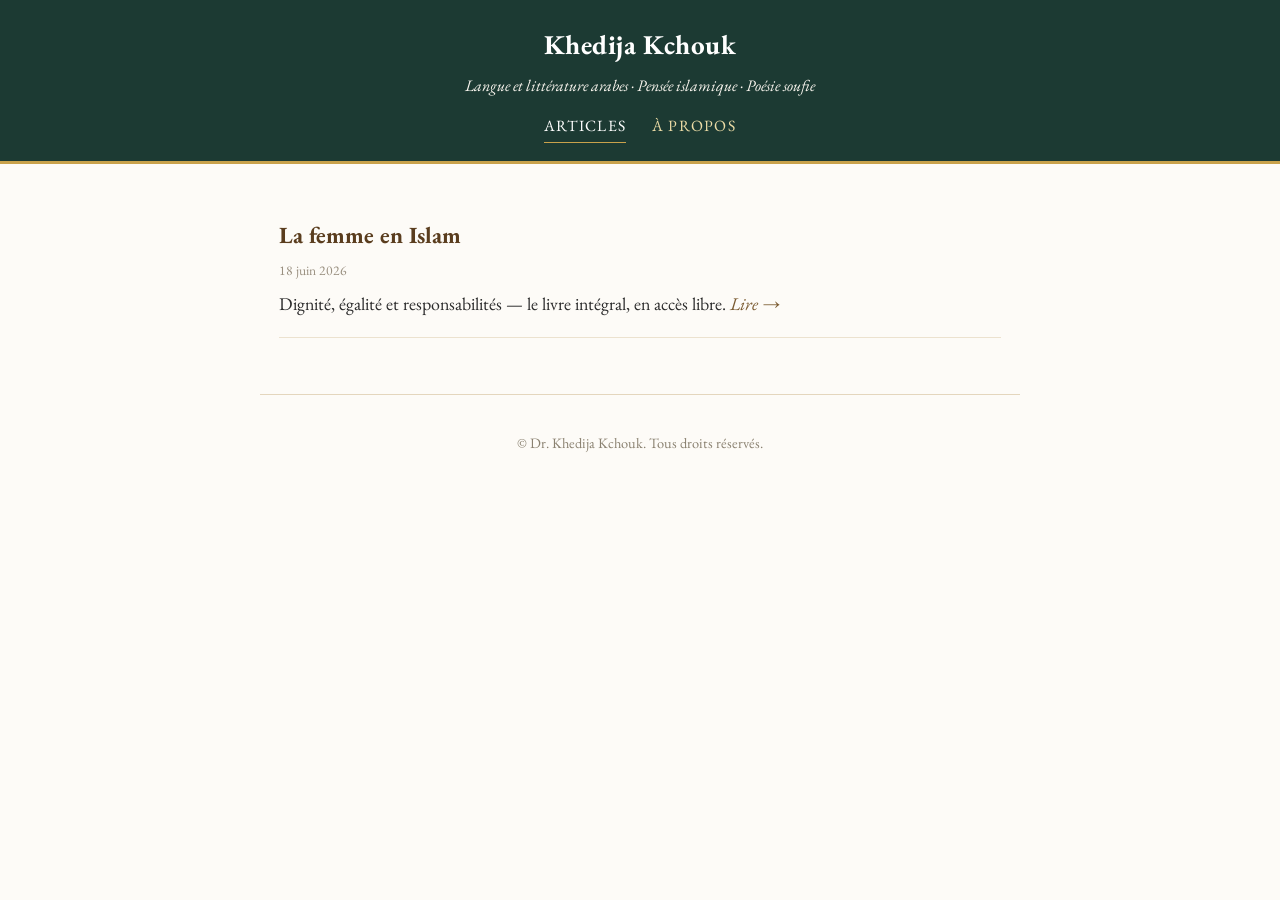
<file: index.html>
<!DOCTYPE html>
<html lang="fr">
<head>
<meta charset="utf-8">
<meta name="viewport" content="width=device-width, initial-scale=1">
<title>Khedija Kchouk</title>
<link rel="stylesheet" href="assets/css/style.css">
</head>
<body>
<header class="site-header">
  <div class="wrap">
    <h1 class="site-title"><a href="index.html">Khedija Kchouk</a></h1>
    <p class="site-tagline">Langue et littérature arabes · Pensée islamique · Poésie soufie</p>
    <nav class="site-nav">
        <a href="index.html" class="active">Articles</a>
        <a href="about.html">À propos</a>
    </nav>
  </div>
</header>
<main class="home">  <ul class="post-list">
    <li>
      <h2><a href="la-femme-en-islam.html">La femme en Islam</a></h2>
      <p class="post-meta">18 juin 2026</p>
      <p class="post-excerpt">Dignité, égalité et responsabilités — le livre intégral, en accès libre. <a class="read-more" href="la-femme-en-islam.html">Lire &rarr;</a></p>
    </li>
  </ul>
</main>
<footer class="site-footer">
  <p>&copy; Dr. Khedija Kchouk. Tous droits réservés.</p>
</footer>
</body>
</html>
</file>
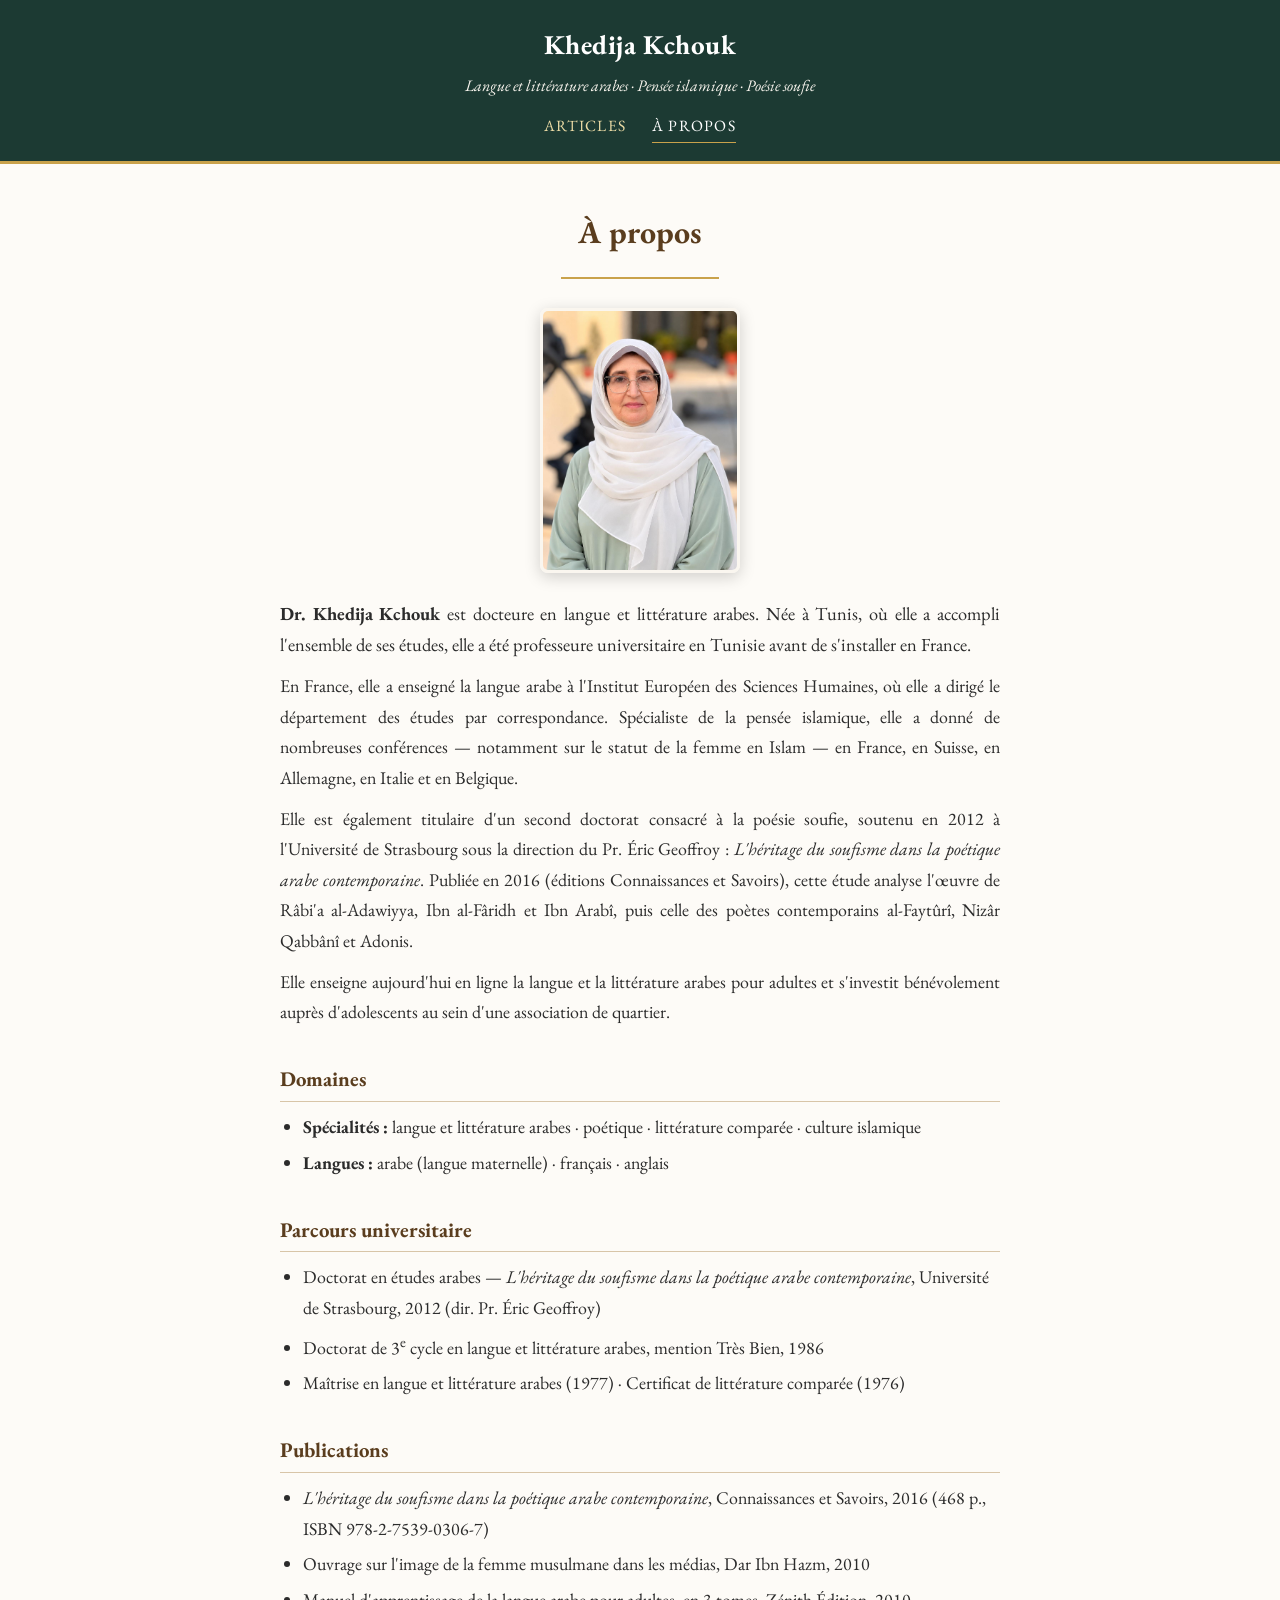
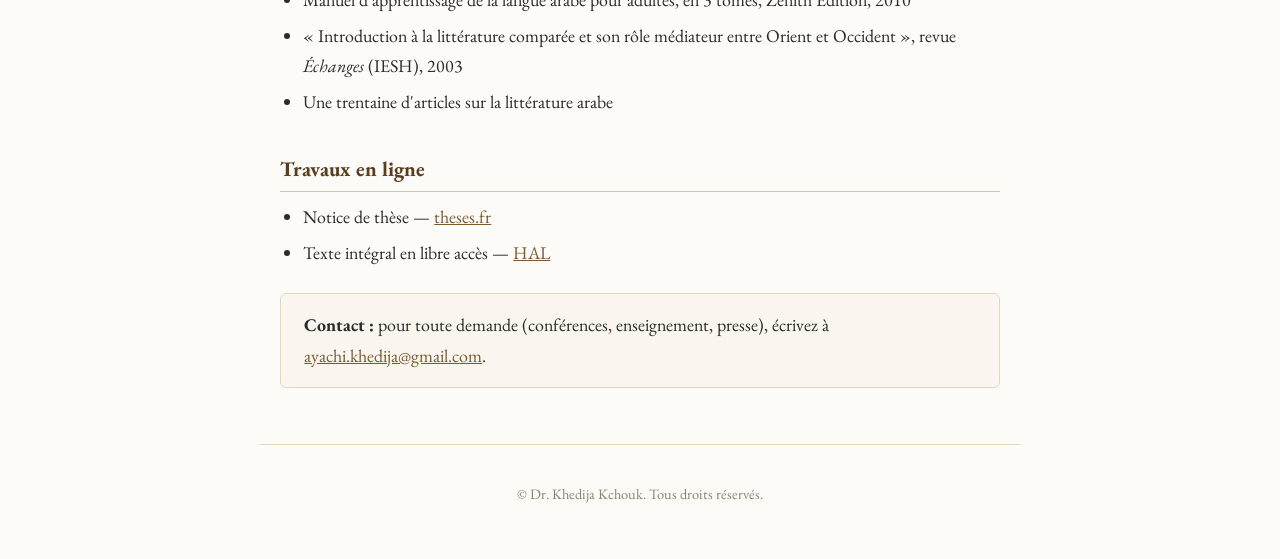
<file: about.html>
<!DOCTYPE html>
<html lang="fr">
<head>
<meta charset="utf-8">
<meta name="viewport" content="width=device-width, initial-scale=1">
<title>À propos — Dr. Khedija Kchouk</title>
<link rel="stylesheet" href="assets/css/style.css">
</head>
<body>
<header class="site-header">
  <div class="wrap">
    <h1 class="site-title"><a href="index.html">Khedija Kchouk</a></h1>
    <p class="site-tagline">Langue et littérature arabes · Pensée islamique · Poésie soufie</p>
    <nav class="site-nav">
        <a href="index.html">Articles</a>
        <a href="about.html" class="active">À propos</a>
    </nav>
  </div>
</header>
<main class="page"><div class="bio">

  <h1>À propos</h1>

  <img class="bio-photo" src="assets/img/khedija.jpeg" alt="Dr. Khedija Kchouk">

  <p class="lead"><strong>Dr. Khedija Kchouk</strong> est docteure en langue et littérature arabes. Née à Tunis, où elle a accompli l'ensemble de ses études, elle a été professeure universitaire en Tunisie avant de s'installer en France.</p>

  <p>En France, elle a enseigné la langue arabe à l'Institut Européen des Sciences Humaines, où elle a dirigé le département des études par correspondance. Spécialiste de la pensée islamique, elle a donné de nombreuses conférences — notamment sur le statut de la femme en Islam — en France, en Suisse, en Allemagne, en Italie et en Belgique.</p>

  <p>Elle est également titulaire d'un second doctorat consacré à la poésie soufie, soutenu en 2012 à l'Université de Strasbourg sous la direction du Pr. Éric Geoffroy : <em>L'héritage du soufisme dans la poétique arabe contemporaine</em>. Publiée en 2016 (éditions Connaissances et Savoirs), cette étude analyse l'œuvre de Râbi'a al-Adawiyya, Ibn al-Fâridh et Ibn Arabî, puis celle des poètes contemporains al-Faytûrî, Nizâr Qabbânî et Adonis.</p>

  <p>Elle enseigne aujourd'hui en ligne la langue et la littérature arabes pour adultes et s'investit bénévolement auprès d'adolescents au sein d'une association de quartier.</p>

  <h2>Domaines</h2>
  <ul>
    <li><strong>Spécialités :</strong> langue et littérature arabes · poétique · littérature comparée · culture islamique</li>
    <li><strong>Langues :</strong> arabe (langue maternelle) · français · anglais</li>
  </ul>

  <h2>Parcours universitaire</h2>
  <ul>
    <li>Doctorat en études arabes — <em>L'héritage du soufisme dans la poétique arabe contemporaine</em>, Université de Strasbourg, 2012 (dir. Pr. Éric Geoffroy)</li>
    <li>Doctorat de 3<sup>e</sup> cycle en langue et littérature arabes, mention Très Bien, 1986</li>
    <li>Maîtrise en langue et littérature arabes (1977) · Certificat de littérature comparée (1976)</li>
  </ul>

  <h2>Publications</h2>
  <ul>
    <li><em>L'héritage du soufisme dans la poétique arabe contemporaine</em>, Connaissances et Savoirs, 2016 (468 p., ISBN 978-2-7539-0306-7)</li>
    <li>Ouvrage sur l'image de la femme musulmane dans les médias, Dar Ibn Hazm, 2010</li>
    <li>Manuel d'apprentissage de la langue arabe pour adultes, en 3 tomes, Zénith Édition, 2010</li>
    <li>« Introduction à la littérature comparée et son rôle médiateur entre Orient et Occident », revue <em>Échanges</em> (IESH), 2003</li>
    <li>Une trentaine d'articles sur la littérature arabe</li>
  </ul>

  <h2>Travaux en ligne</h2>
  <ul>
    <li>Notice de thèse — <a href="http://www.theses.fr/2012STRAC018" target="_blank" rel="noopener">theses.fr</a></li>
    <li>Texte intégral en libre accès — <a href="https://theses.hal.science/tel-00762584" target="_blank" rel="noopener">HAL</a></li>
  </ul>

  <div class="contact">
    <strong>Contact :</strong> pour toute demande (conférences, enseignement, presse),
    écrivez à <a href="mailto:ayachi.khedija@gmail.com">ayachi.khedija@gmail.com</a>.
  </div>

</div>
</main>
<footer class="site-footer">
  <p>&copy; Dr. Khedija Kchouk. Tous droits réservés.</p>
</footer>
</body>
</html>
</file>
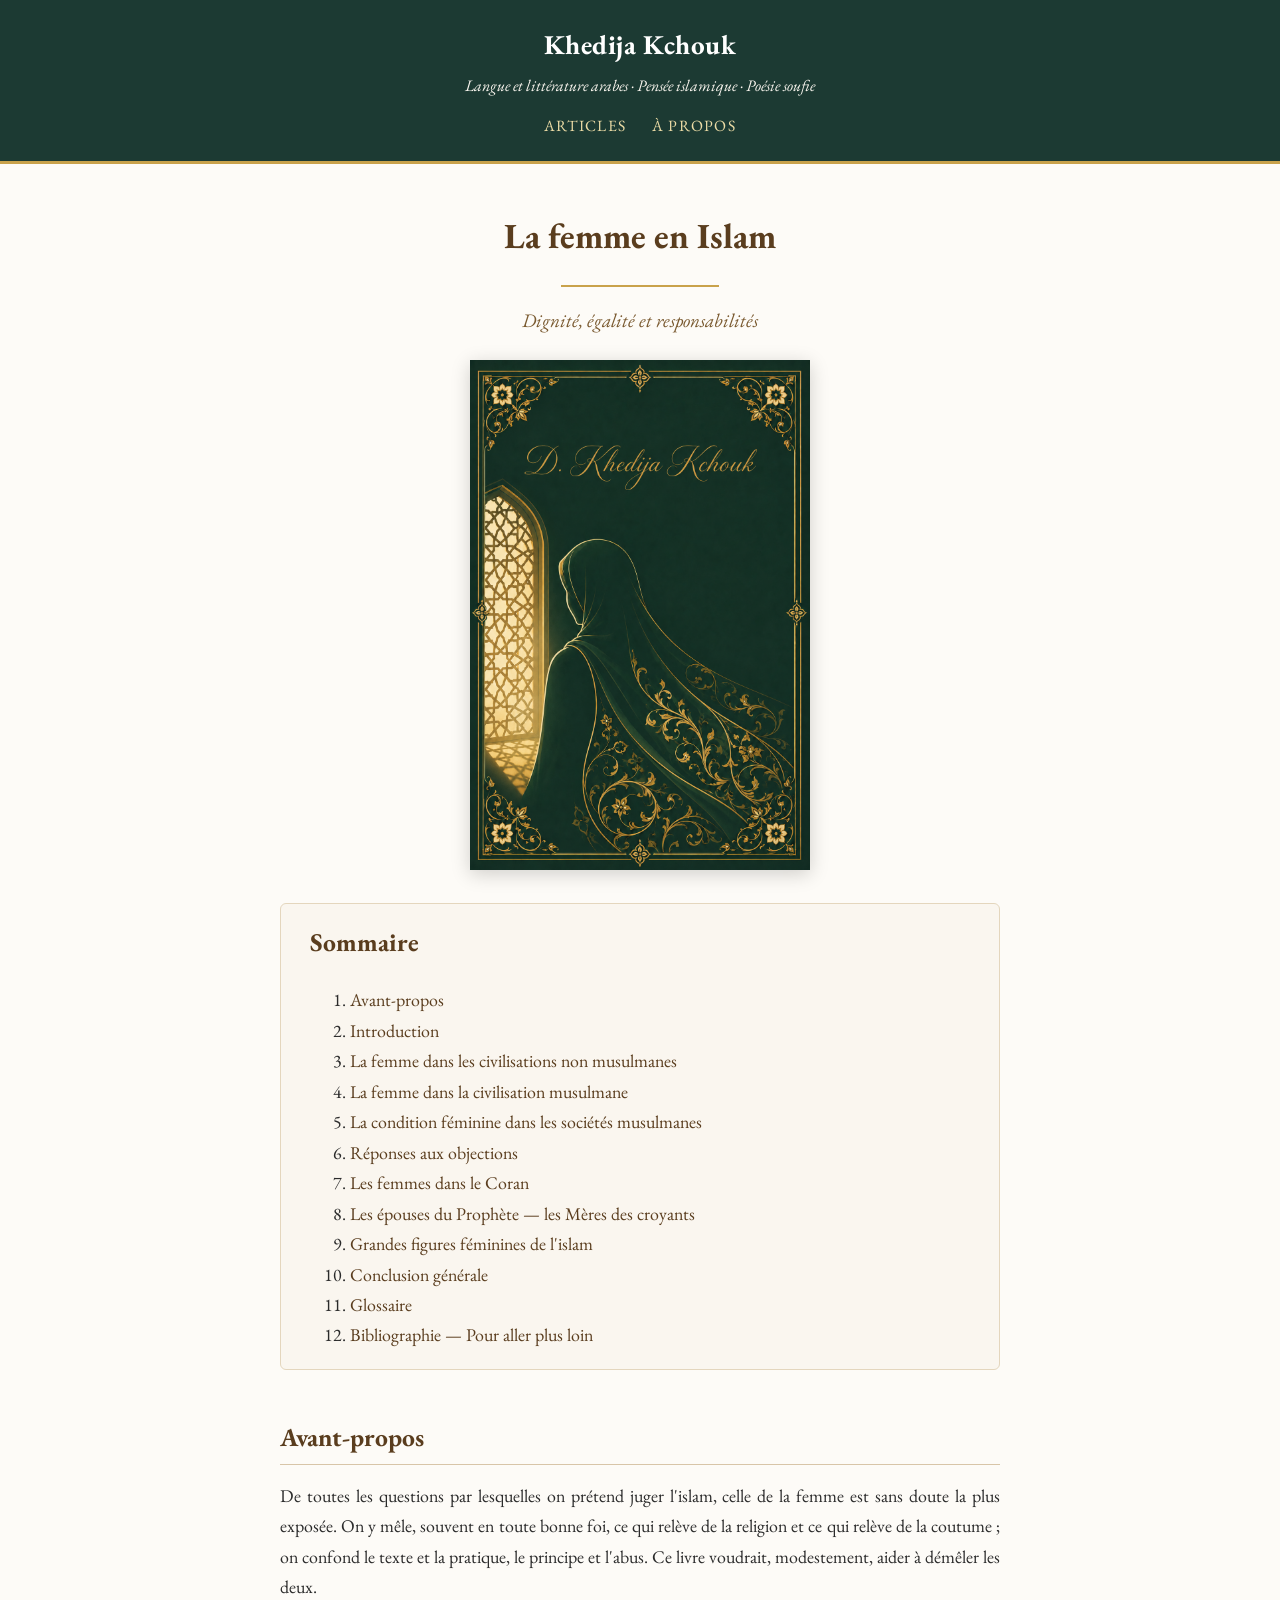
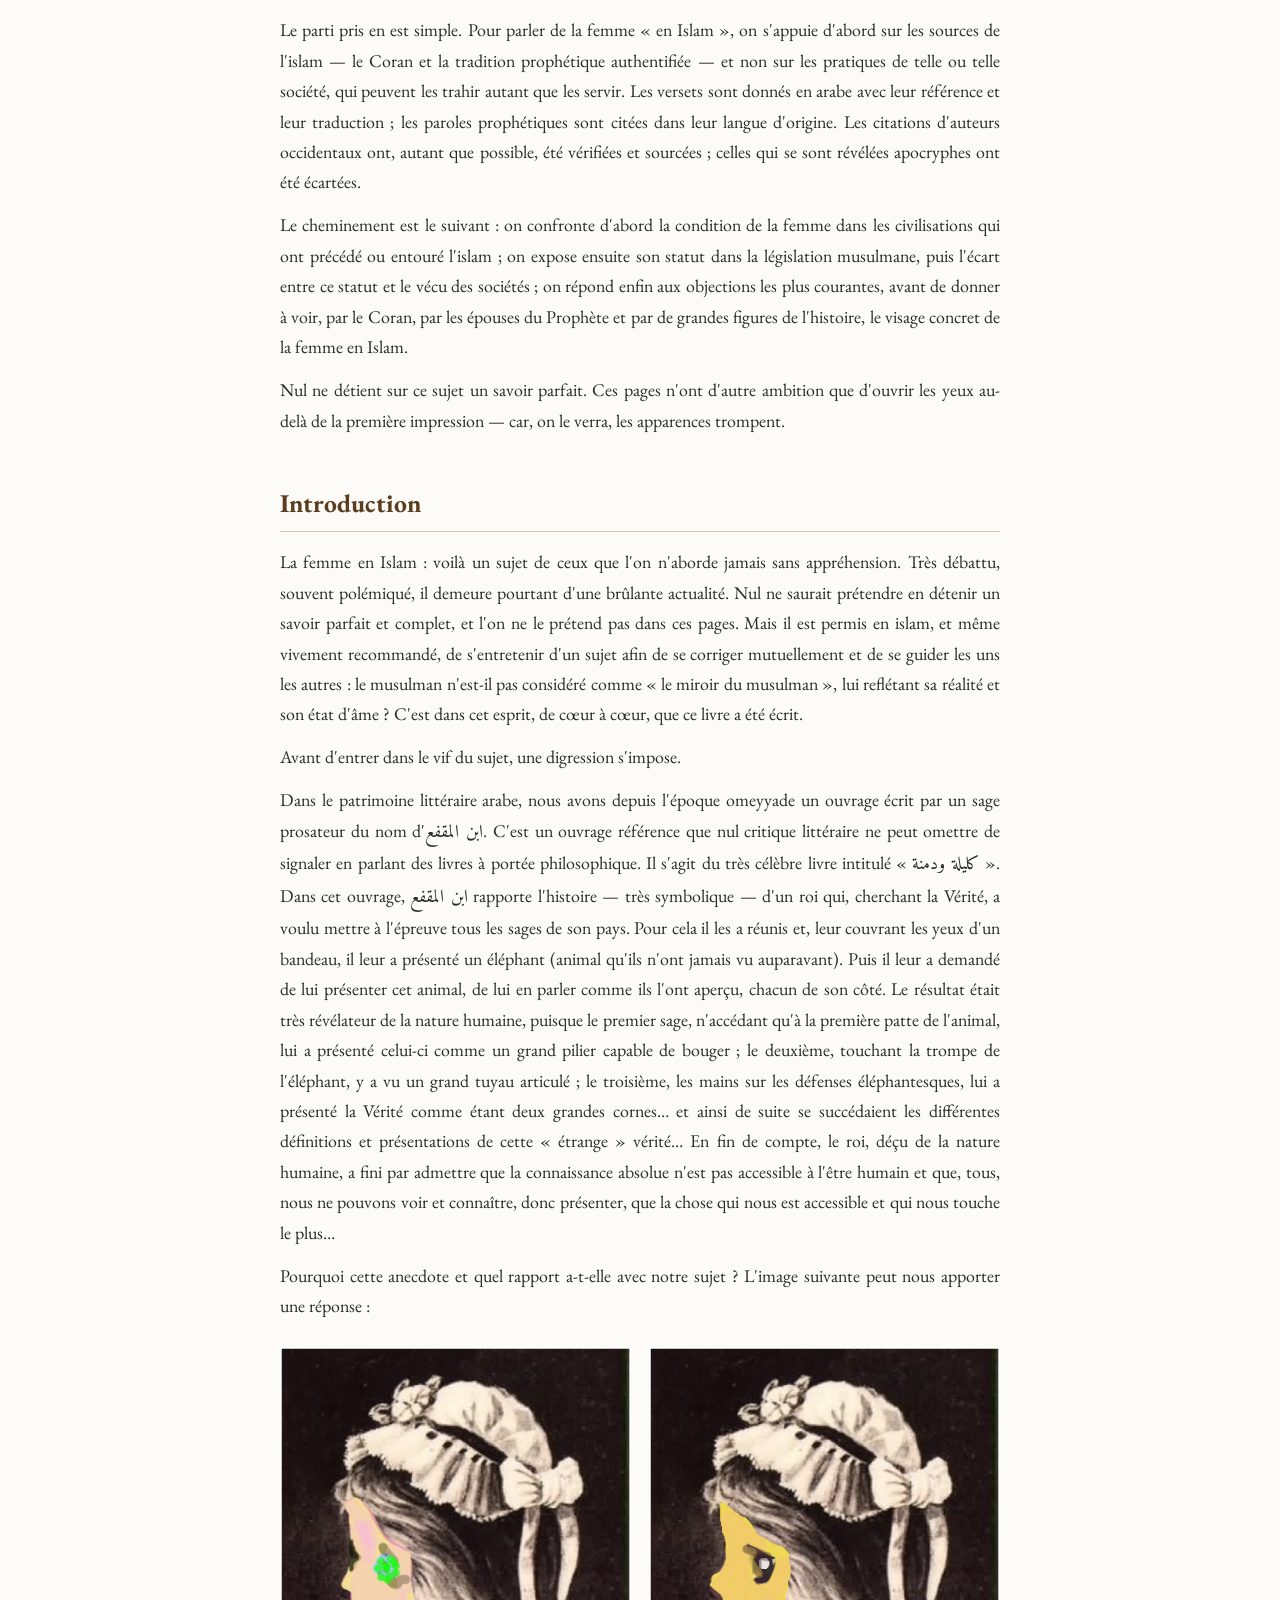
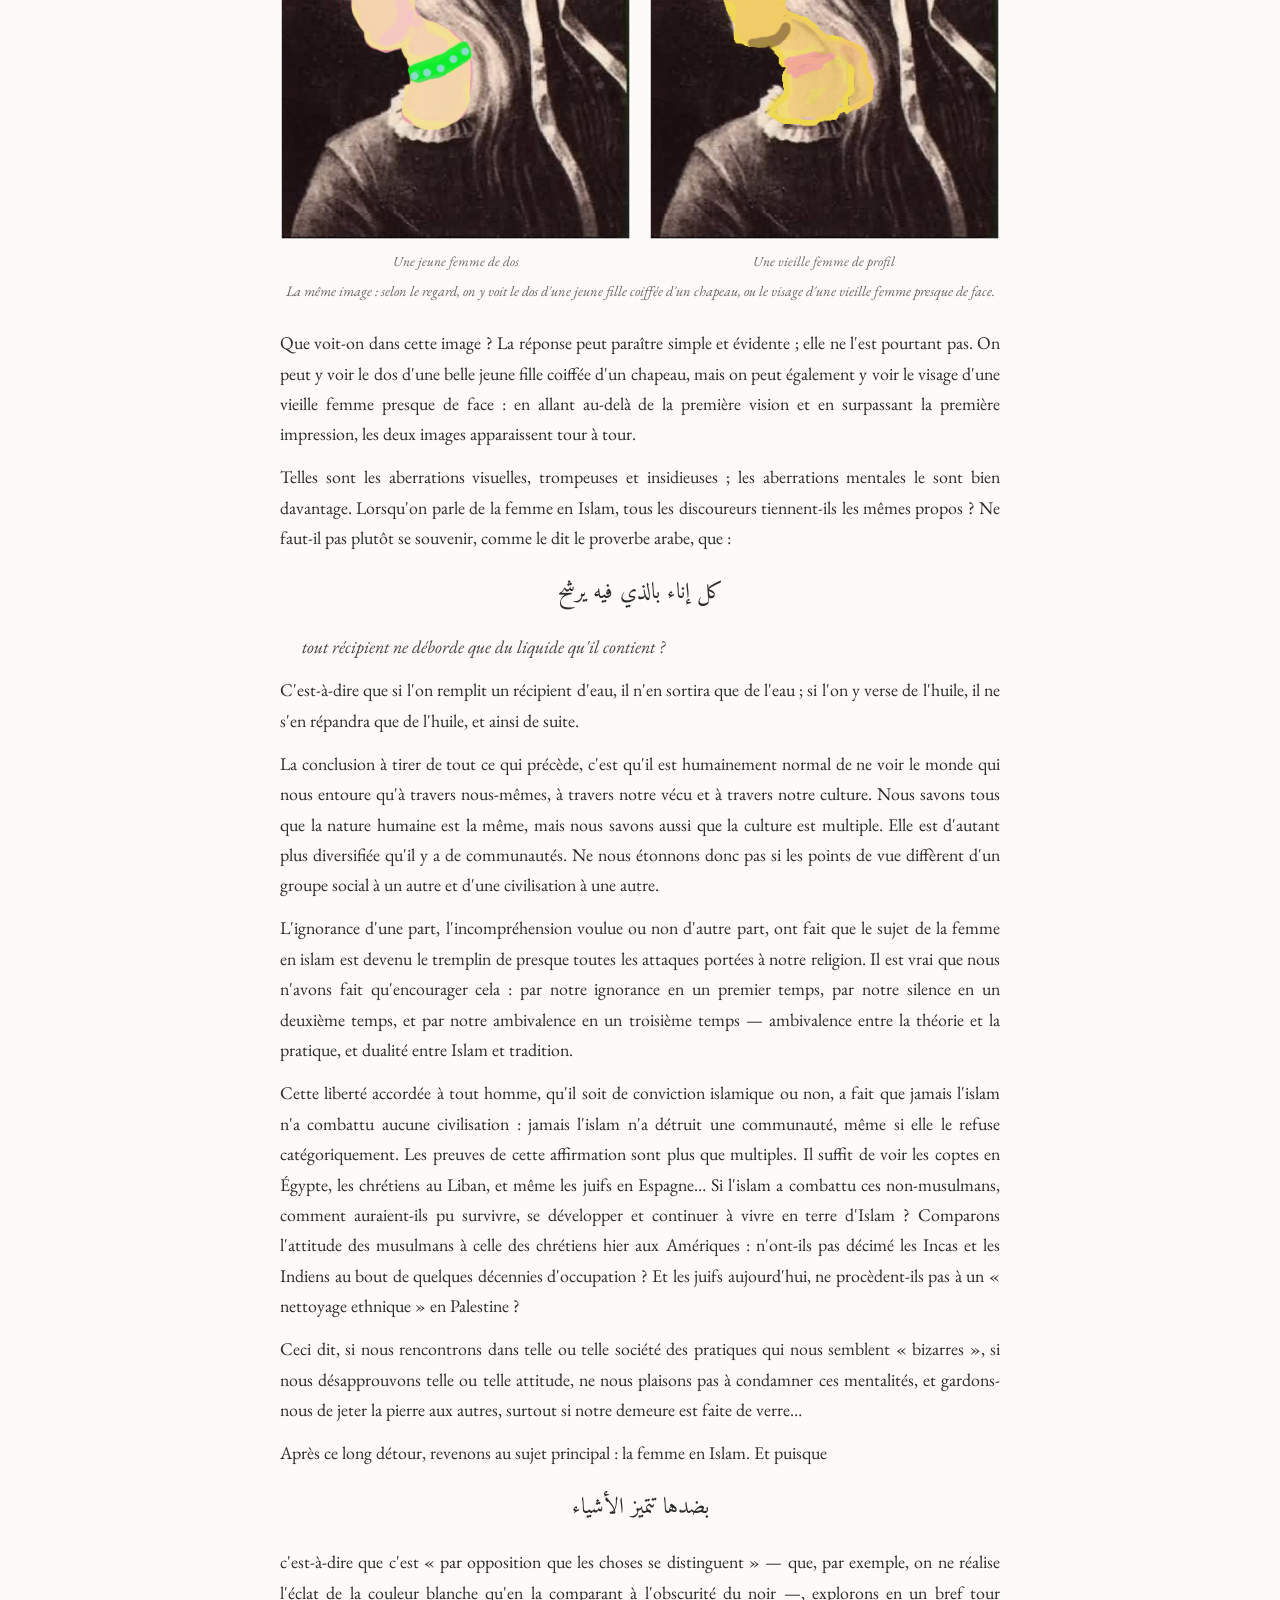
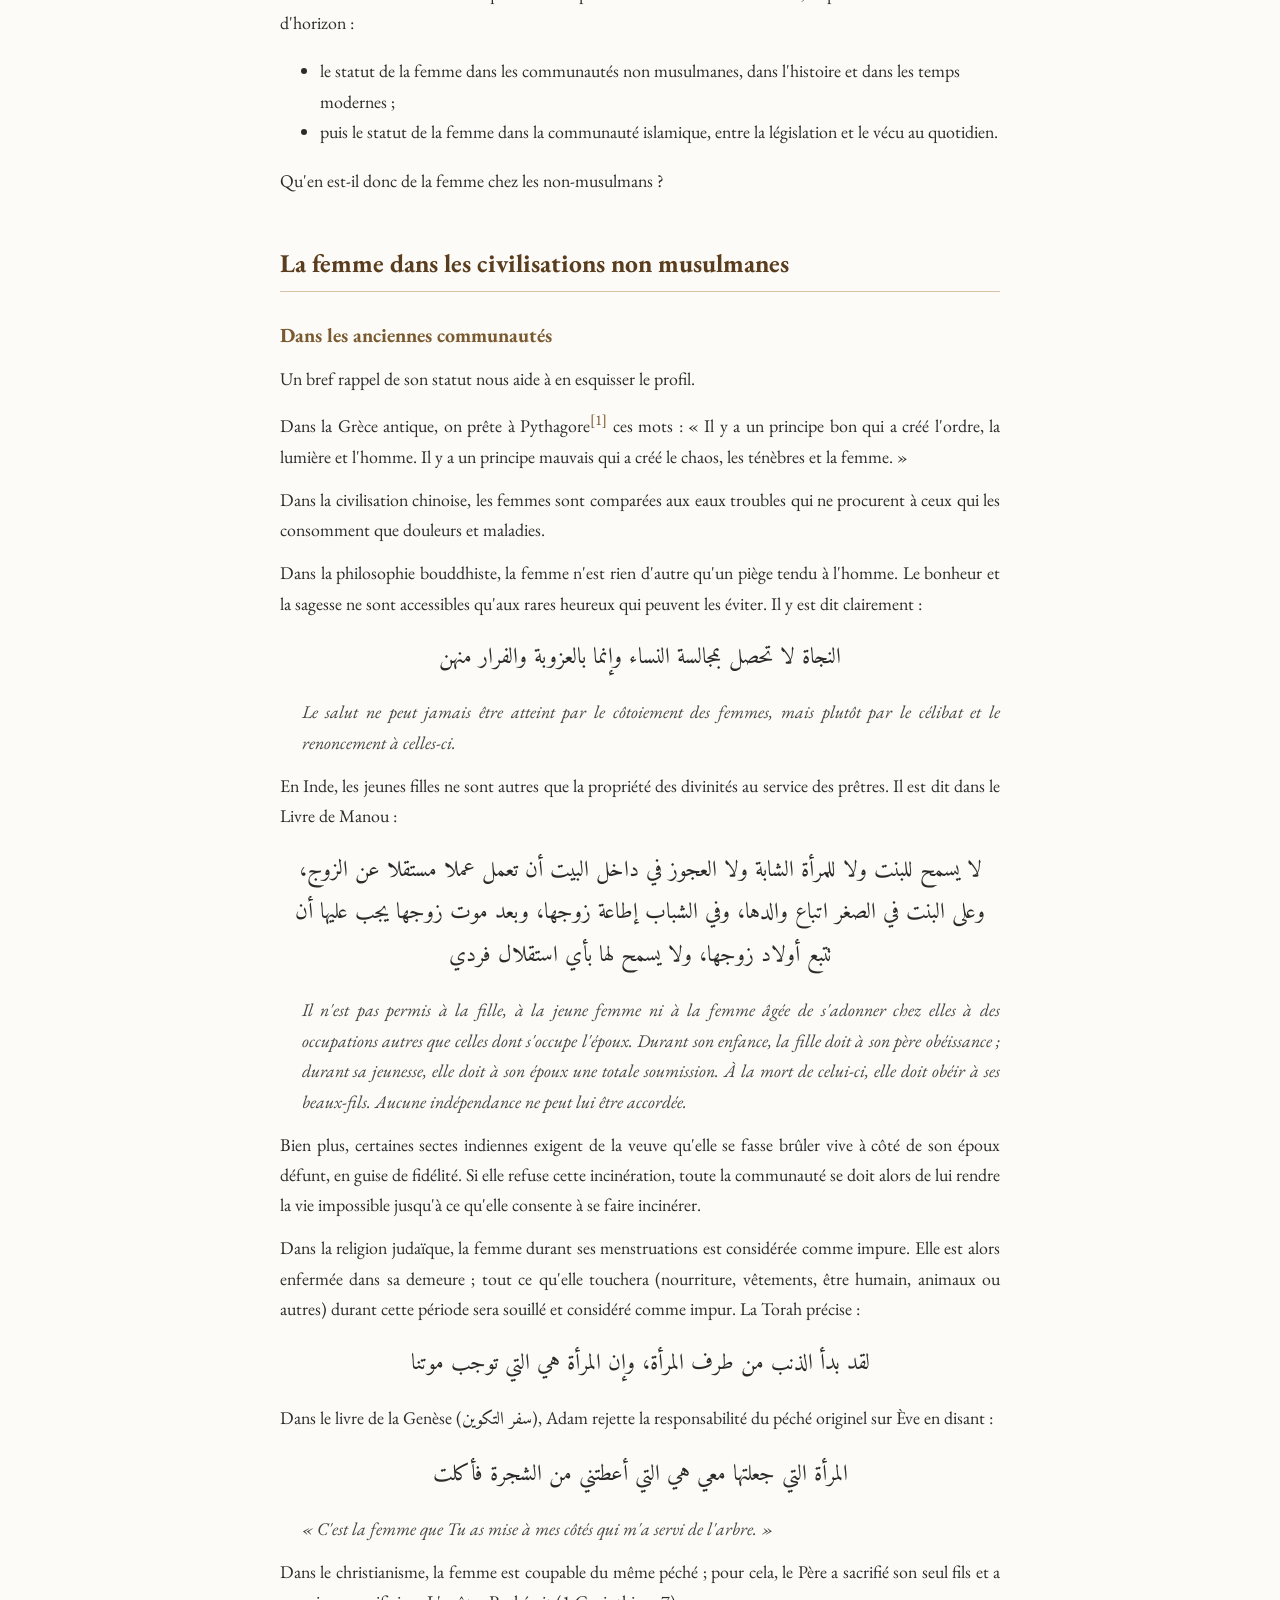
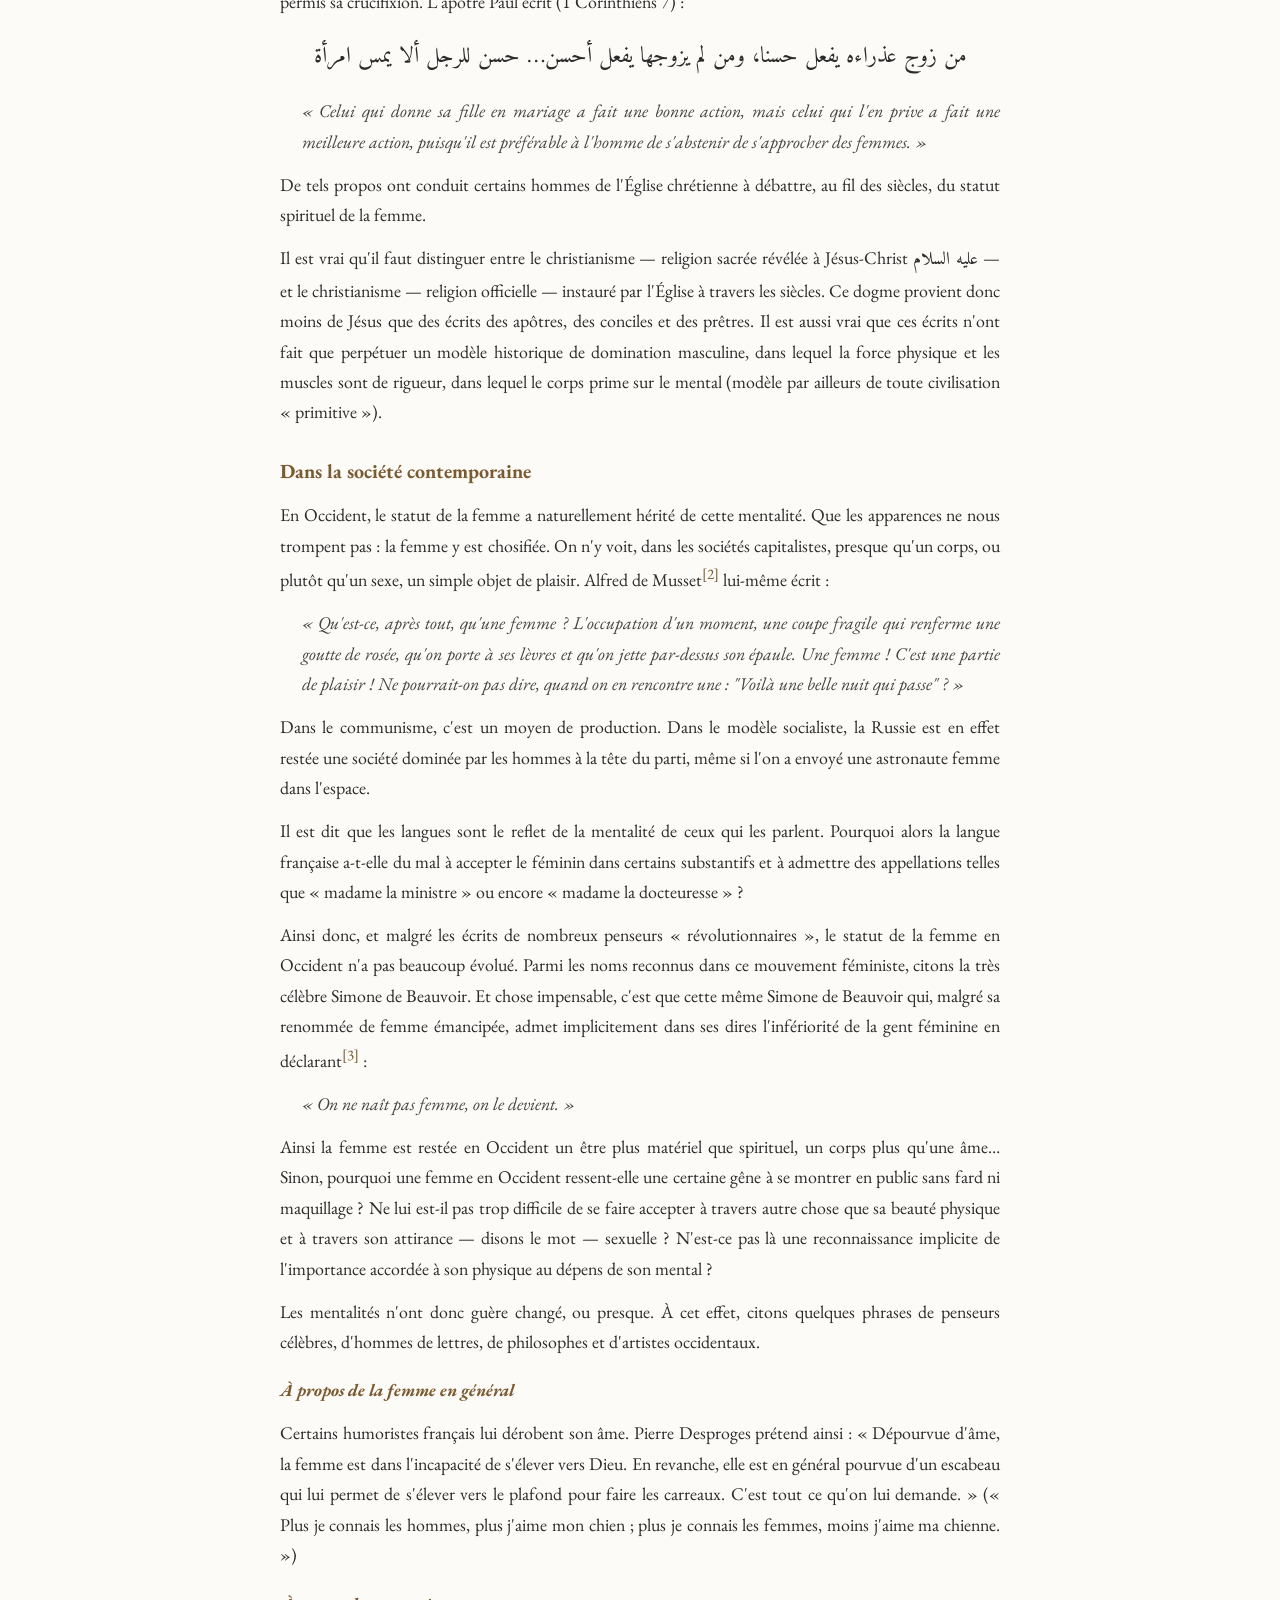
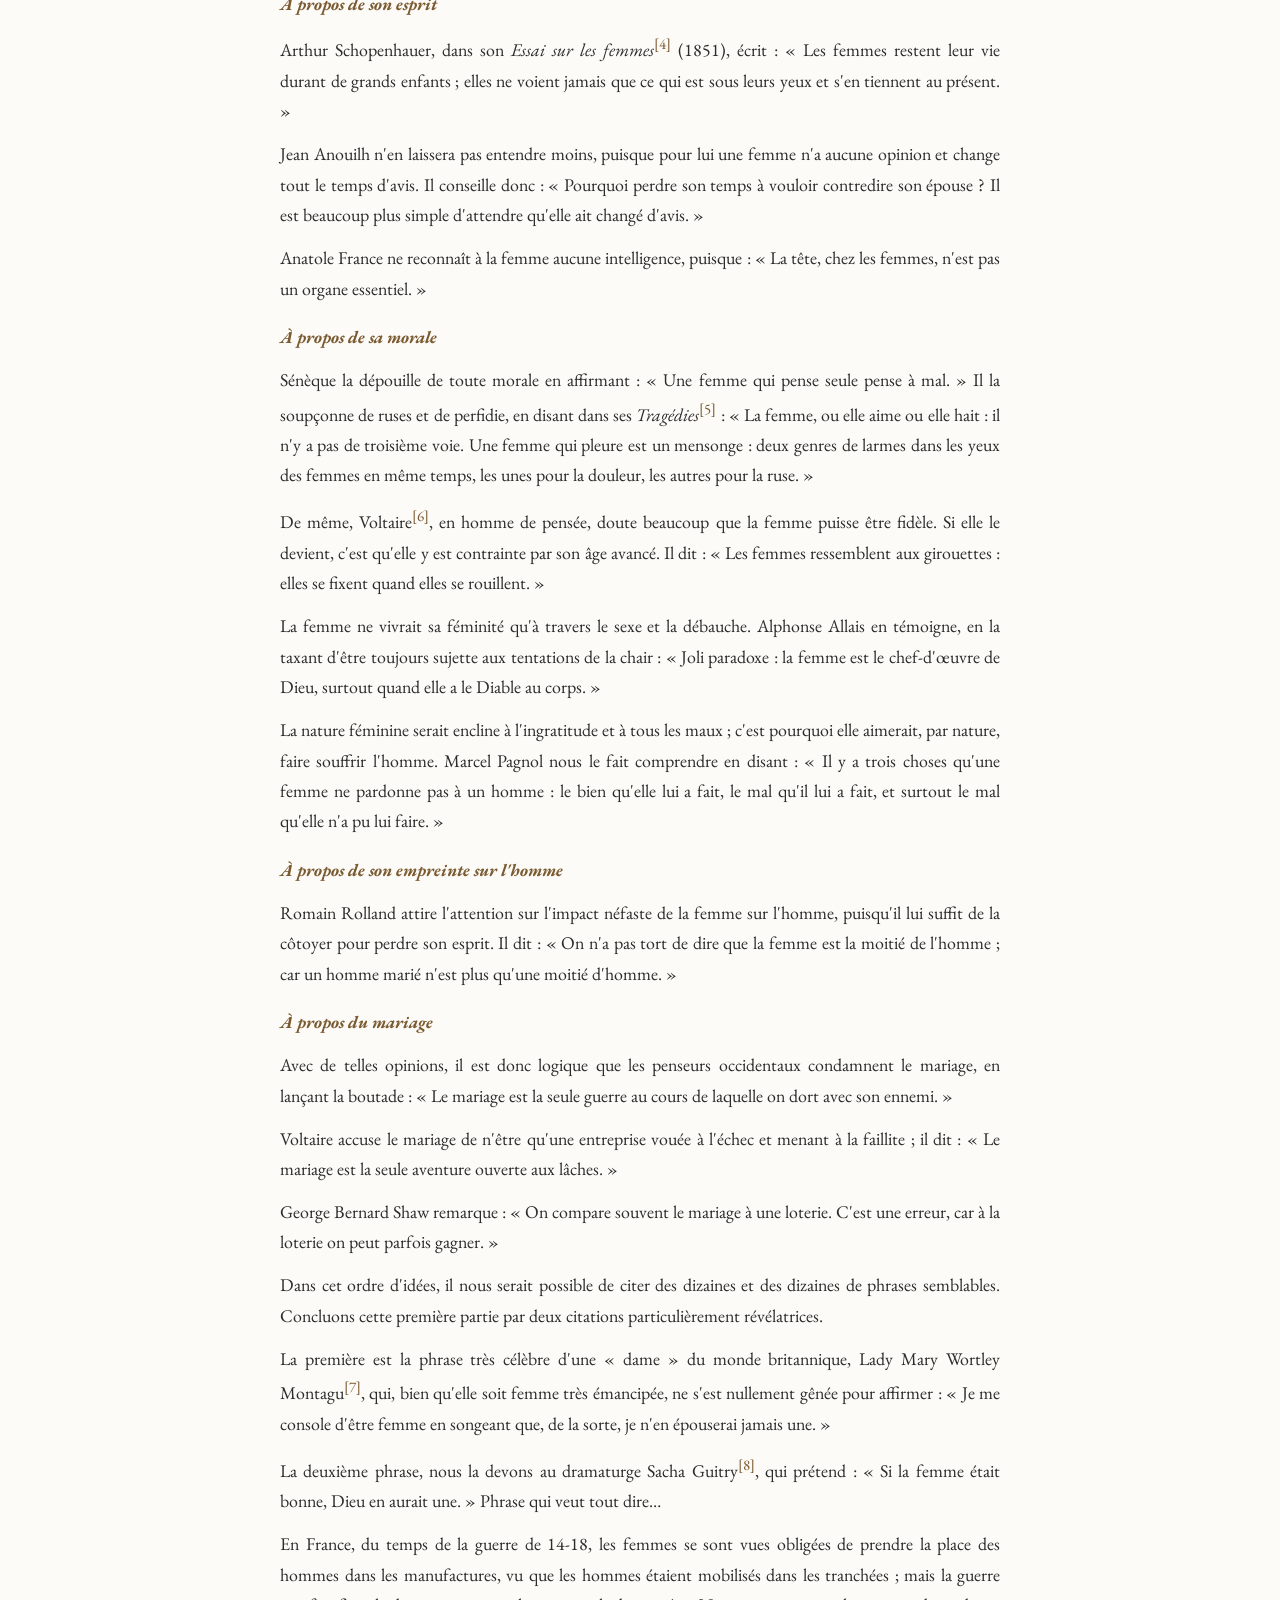
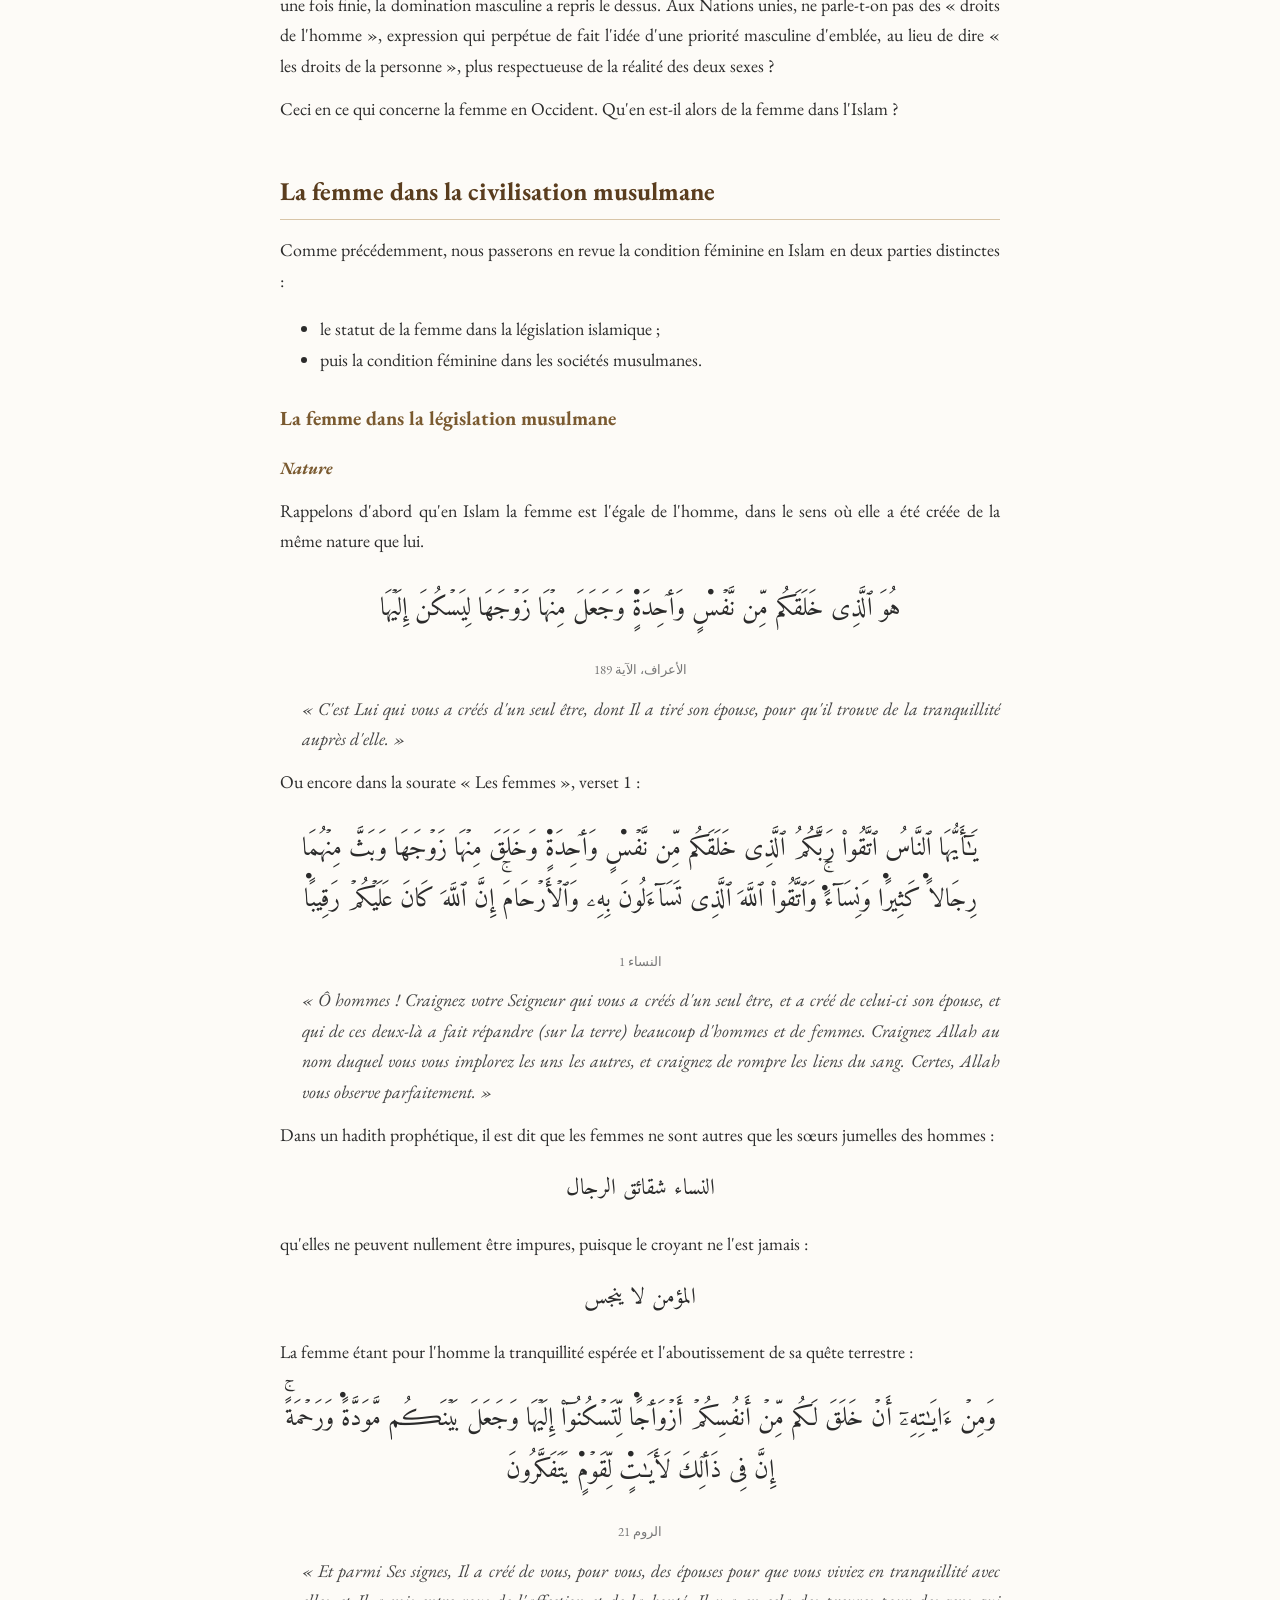
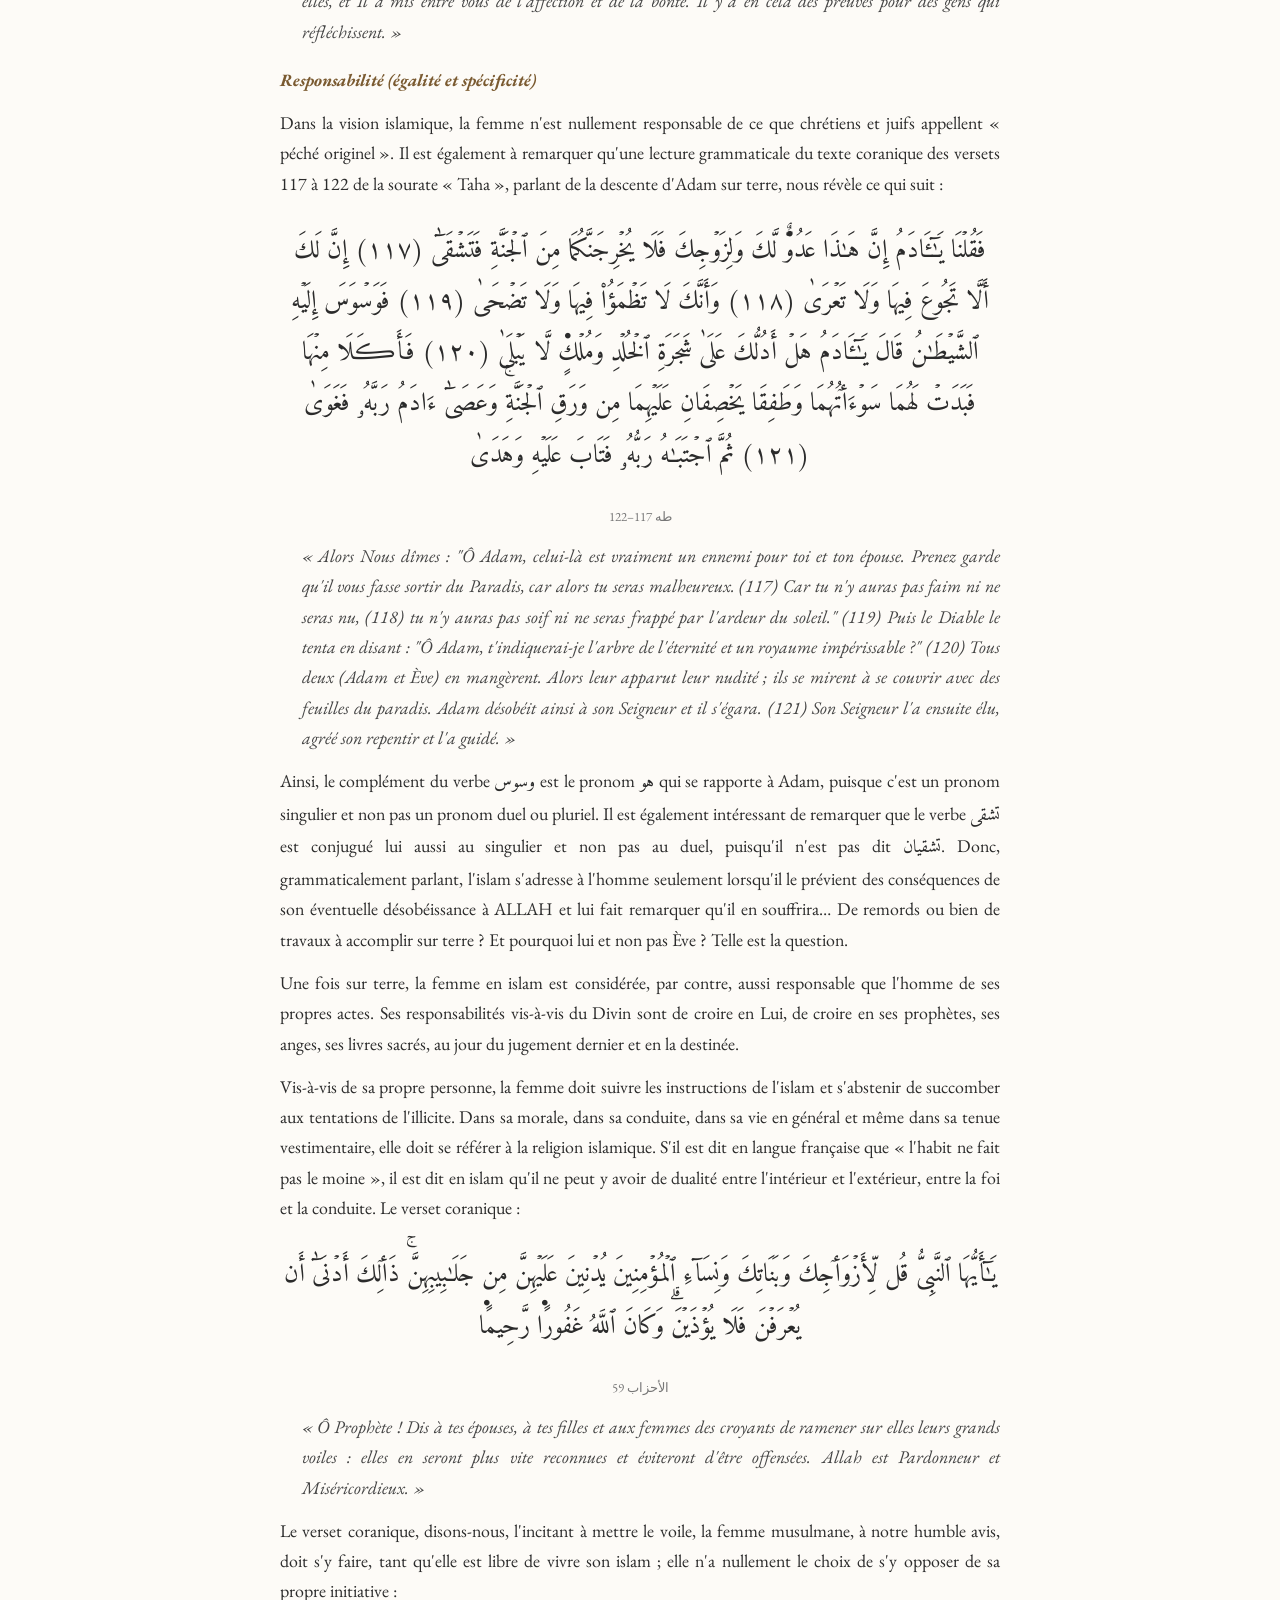
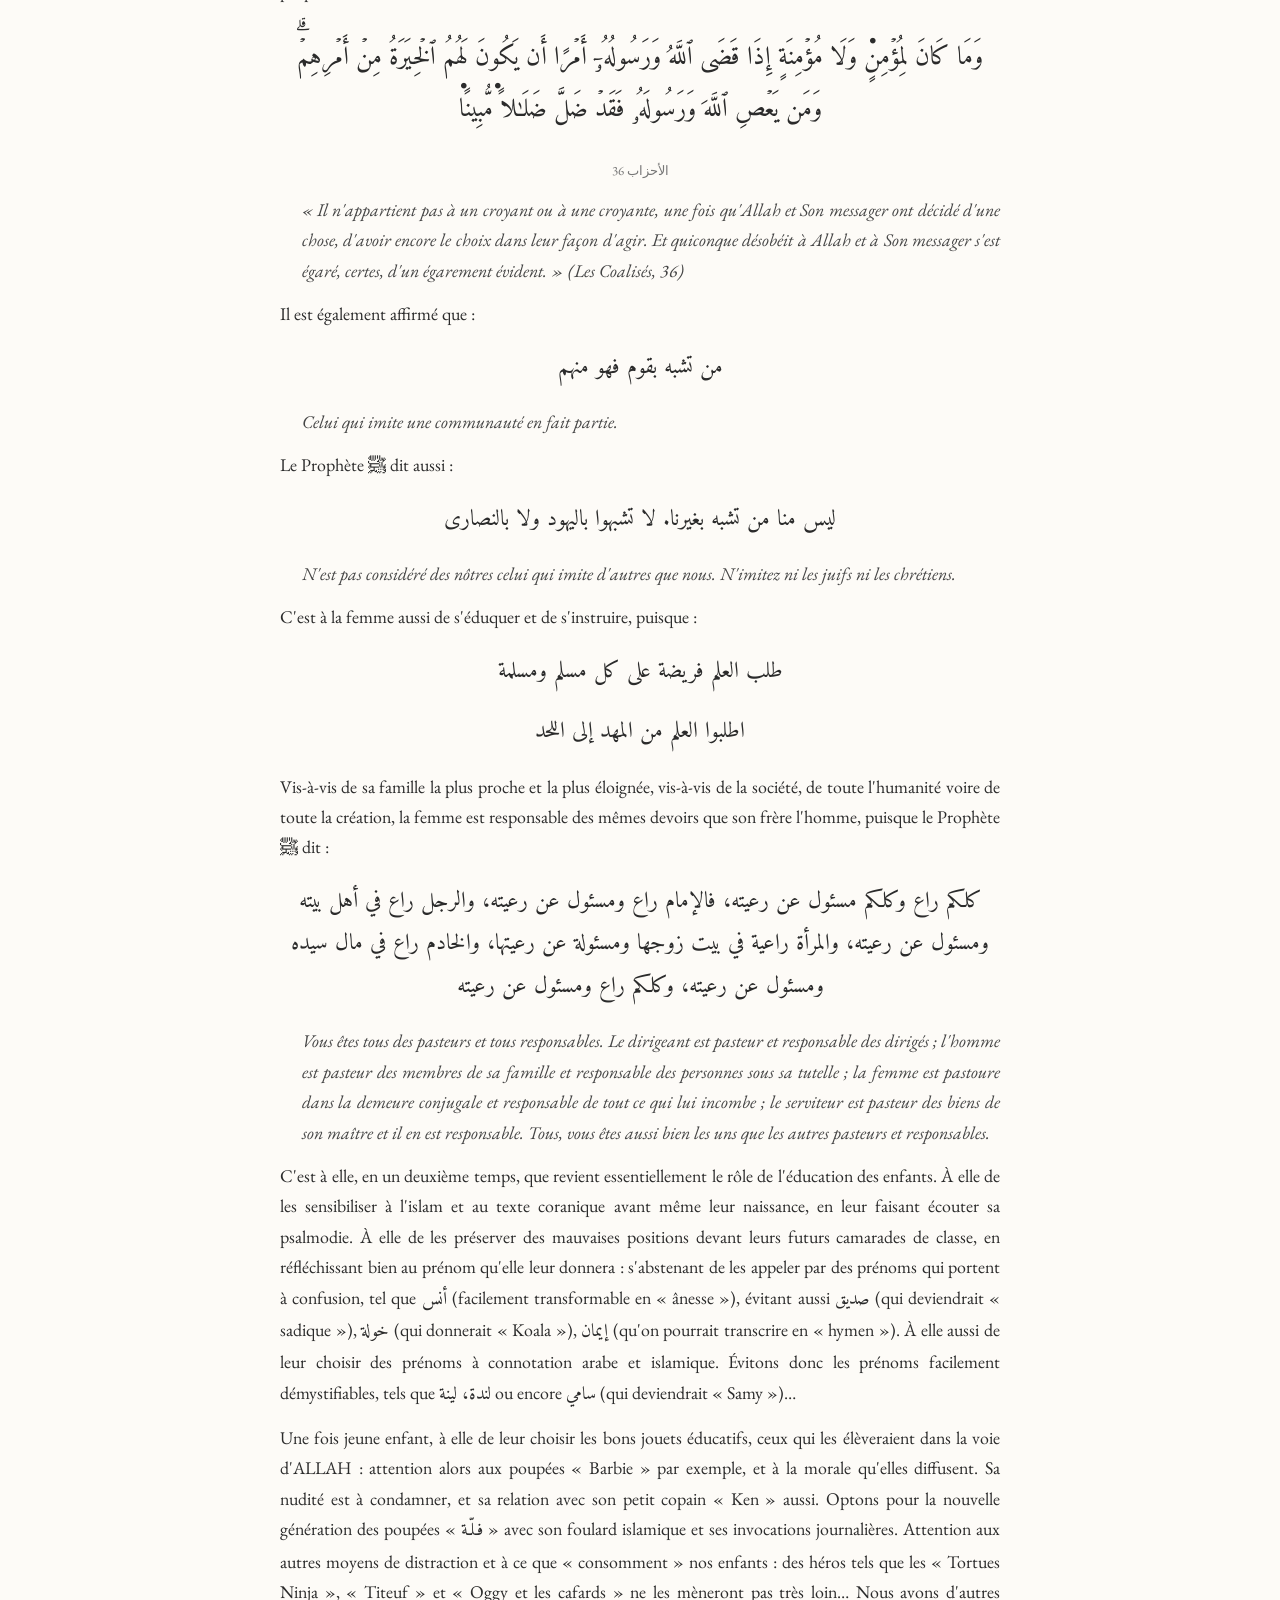
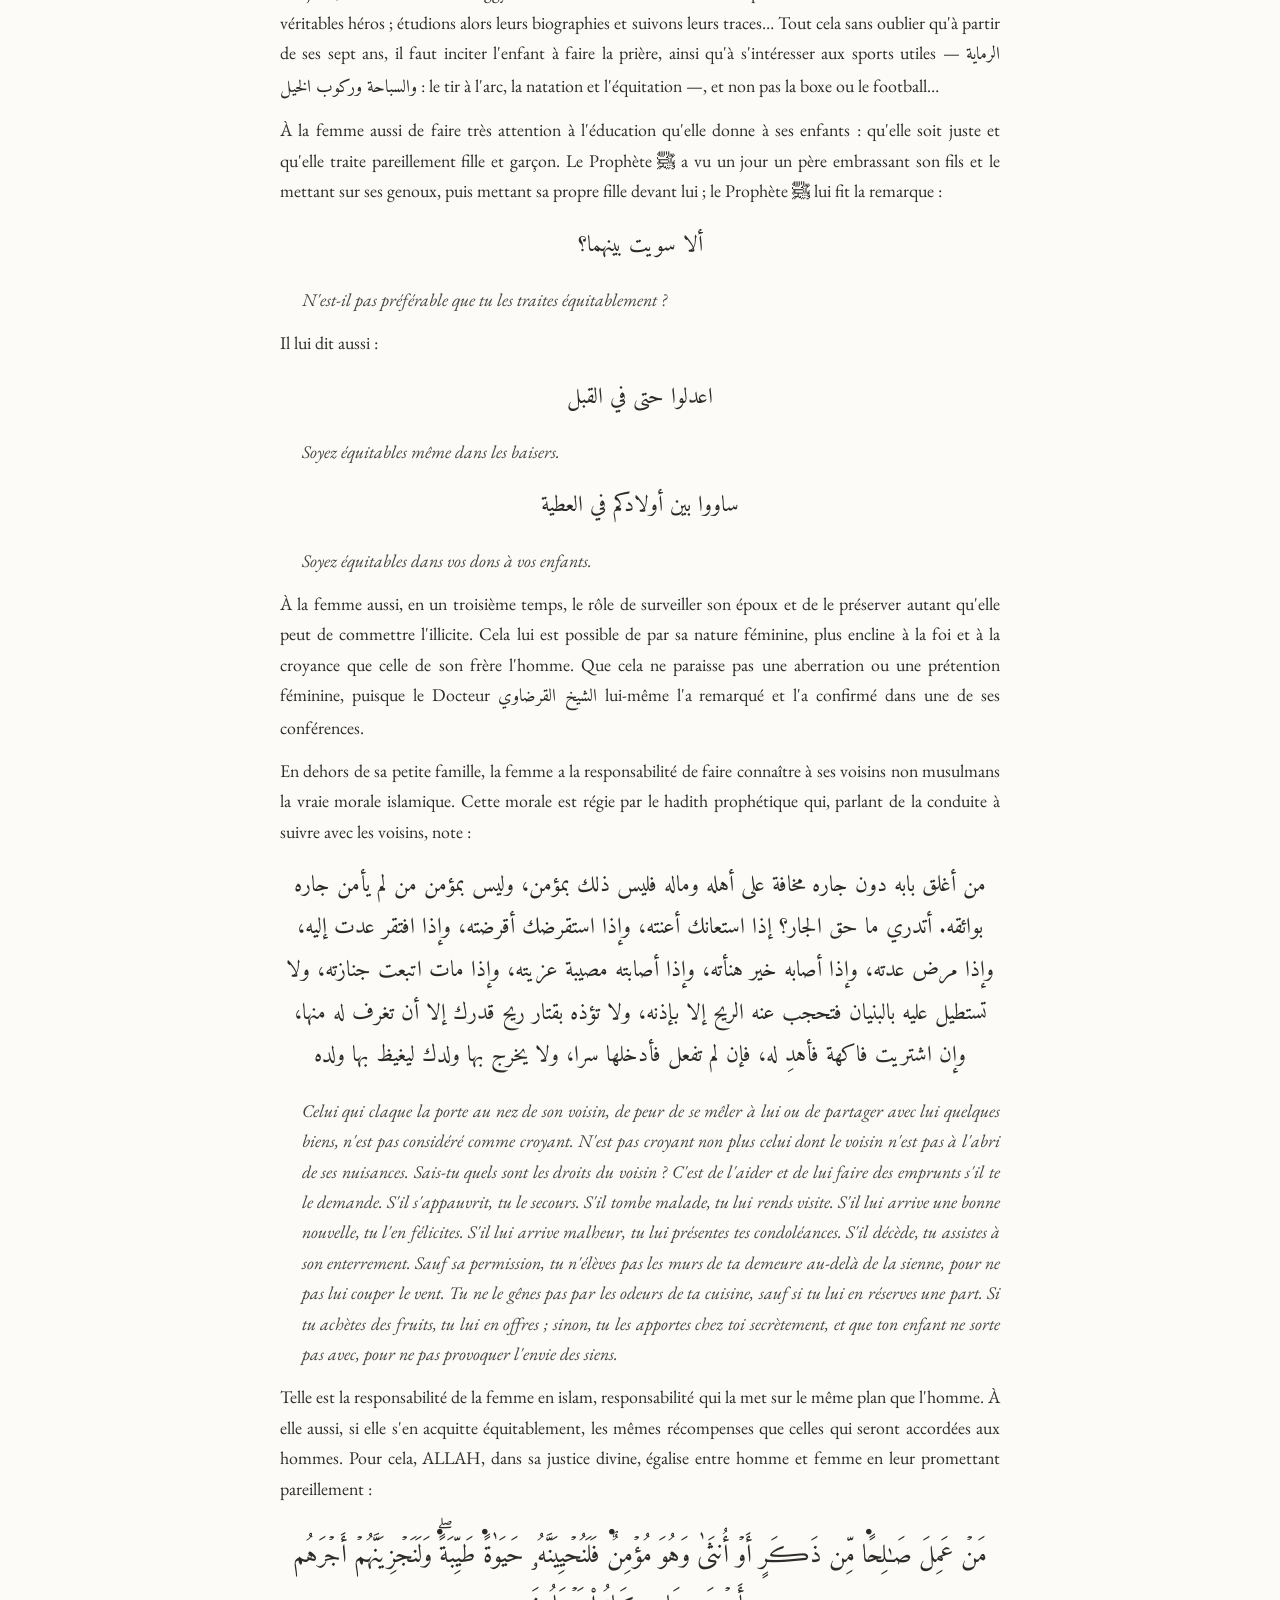
<file: la-femme-en-islam.html>
<!DOCTYPE html>
<html lang="fr">
<head>
<meta charset="utf-8">
<meta name="viewport" content="width=device-width, initial-scale=1">
<title>La femme en Islam — le livre</title>
<link rel="stylesheet" href="assets/css/style.css">
</head>
<body>
<header class="site-header">
  <div class="wrap">
    <h1 class="site-title"><a href="index.html">Khedija Kchouk</a></h1>
    <p class="site-tagline">Langue et littérature arabes · Pensée islamique · Poésie soufie</p>
    <nav class="site-nav">
        <a href="index.html">Articles</a>
        <a href="about.html">À propos</a>
    </nav>
  </div>
</header>
<main class="page"><div class="livre">

  <header class="cover">
    <h1>La femme en Islam</h1>
    <p class="subtitle">Dignité, égalité et responsabilités</p>
    <img class="cover-img" src="assets/img/cover.png" alt="Couverture — La femme en Islam">
  </header>

  <nav class="toc">
    <h2>Sommaire</h2>
    <ol>
      <li><a href="#avant-propos">Avant-propos</a></li>
      <li><a href="#introduction">Introduction</a></li>
      <li><a href="#civilisations-non-musulmanes">La femme dans les civilisations non musulmanes</a></li>
      <li><a href="#civilisation-musulmane">La femme dans la civilisation musulmane</a></li>
      <li><a href="#condition-societes-musulmanes">La condition féminine dans les sociétés musulmanes</a></li>
      <li><a href="#reponses-objections">Réponses aux objections</a></li>
      <li><a href="#femmes-dans-le-coran">Les femmes dans le Coran</a></li>
      <li><a href="#epouses-du-prophete">Les épouses du Prophète — les Mères des croyants</a></li>
      <li><a href="#grandes-figures">Grandes figures féminines de l'islam</a></li>
      <li><a href="#conclusion-generale">Conclusion générale</a></li>
      <li><a href="#glossaire">Glossaire</a></li>
      <li><a href="#bibliographie">Bibliographie — Pour aller plus loin</a></li>
    </ol>
  </nav>

  <h2 id="avant-propos">Avant-propos</h2>

  <p>De toutes les questions par lesquelles on prétend juger l'islam, celle de la femme est sans doute la plus exposée. On y mêle, souvent en toute bonne foi, ce qui relève de la religion et ce qui relève de la coutume ; on confond le texte et la pratique, le principe et l'abus. Ce livre voudrait, modestement, aider à démêler les deux.</p>

  <p>Le parti pris en est simple. Pour parler de la femme « en Islam », on s'appuie d'abord sur les sources de l'islam — le Coran et la tradition prophétique authentifiée — et non sur les pratiques de telle ou telle société, qui peuvent les trahir autant que les servir. Les versets sont donnés en arabe avec leur référence et leur traduction ; les paroles prophétiques sont citées dans leur langue d'origine. Les citations d'auteurs occidentaux ont, autant que possible, été vérifiées et sourcées ; celles qui se sont révélées apocryphes ont été écartées.</p>

  <p>Le cheminement est le suivant : on confronte d'abord la condition de la femme dans les civilisations qui ont précédé ou entouré l'islam ; on expose ensuite son statut dans la législation musulmane, puis l'écart entre ce statut et le vécu des sociétés ; on répond enfin aux objections les plus courantes, avant de donner à voir, par le Coran, par les épouses du Prophète et par de grandes figures de l'histoire, le visage concret de la femme en Islam.</p>

  <p>Nul ne détient sur ce sujet un savoir parfait. Ces pages n'ont d'autre ambition que d'ouvrir les yeux au-delà de la première impression — car, on le verra, les apparences trompent.</p>

  <h2 id="introduction">Introduction</h2>

  <p>La femme en Islam : voilà un sujet de ceux que l'on n'aborde jamais sans appréhension. Très débattu, souvent polémiqué, il demeure pourtant d'une brûlante actualité. Nul ne saurait prétendre en détenir un savoir parfait et complet, et l'on ne le prétend pas dans ces pages. Mais il est permis en islam, et même vivement recommandé, de s'entretenir d'un sujet afin de se corriger mutuellement et de se guider les uns les autres : le musulman n'est-il pas considéré comme « le miroir du musulman », lui reflétant sa réalité et son état d'âme ? C'est dans cet esprit, de cœur à cœur, que ce livre a été écrit.</p>

  <p>Avant d'entrer dans le vif du sujet, une digression s'impose.</p>

  <p>Dans le patrimoine littéraire arabe, nous avons depuis l'époque omeyyade un ouvrage écrit par un sage prosateur du nom d'<span dir="rtl" lang="ar">ابن المقفع</span>. C'est un ouvrage référence que nul critique littéraire ne peut omettre de signaler en parlant des livres à portée philosophique. Il s'agit du très célèbre livre intitulé « <span dir="rtl" lang="ar">كليلة ودمنة</span> ». Dans cet ouvrage, <span dir="rtl" lang="ar">ابن المقفع</span> rapporte l'histoire — très symbolique — d'un roi qui, cherchant la Vérité, a voulu mettre à l'épreuve tous les sages de son pays. Pour cela il les a réunis et, leur couvrant les yeux d'un bandeau, il leur a présenté un éléphant (animal qu'ils n'ont jamais vu auparavant). Puis il leur a demandé de lui présenter cet animal, de lui en parler comme ils l'ont aperçu, chacun de son côté. Le résultat était très révélateur de la nature humaine, puisque le premier sage, n'accédant qu'à la première patte de l'animal, lui a présenté celui-ci comme un grand pilier capable de bouger ; le deuxième, touchant la trompe de l'éléphant, y a vu un grand tuyau articulé ; le troisième, les mains sur les défenses éléphantesques, lui a présenté la Vérité comme étant deux grandes cornes… et ainsi de suite se succédaient les différentes définitions et présentations de cette « étrange » vérité… En fin de compte, le roi, déçu de la nature humaine, a fini par admettre que la connaissance absolue n'est pas accessible à l'être humain et que, tous, nous ne pouvons voir et connaître, donc présenter, que la chose qui nous est accessible et qui nous touche le plus…</p>

  <p>Pourquoi cette anecdote et quel rapport a-t-elle avec notre sujet ? L'image suivante peut nous apporter une réponse :</p>

  <figure>
    <div class="illusion">
      <figure>
        <img src="assets/img/illusion-jeune.jpg" alt="Une jeune femme de dos">
        <div class="cap">Une jeune femme de dos</div>
      </figure>
      <figure>
        <img src="assets/img/illusion-vieille.jpg" alt="Une vieille femme de profil">
        <div class="cap">Une vieille femme de profil</div>
      </figure>
    </div>
    <figcaption>La même image : selon le regard, on y voit le dos d'une jeune fille coiffée d'un chapeau, ou le visage d'une vieille femme presque de face.</figcaption>
  </figure>

  <p>Que voit-on dans cette image ? La réponse peut paraître simple et évidente ; elle ne l'est pourtant pas. On peut y voir le dos d'une belle jeune fille coiffée d'un chapeau, mais on peut également y voir le visage d'une vieille femme presque de face : en allant au-delà de la première vision et en surpassant la première impression, les deux images apparaissent tour à tour.</p>

  <p>Telles sont les aberrations visuelles, trompeuses et insidieuses ; les aberrations mentales le sont bien davantage. Lorsqu'on parle de la femme en Islam, tous les discoureurs tiennent-ils les mêmes propos ? Ne faut-il pas plutôt se souvenir, comme le dit le proverbe arabe, que :</p>

  <div class="hadith" dir="rtl" lang="ar">كل إناء بالذي فيه يرشح</div>
  <p class="trad">tout récipient ne déborde que du liquide qu'il contient ?</p>

  <p>C'est-à-dire que si l'on remplit un récipient d'eau, il n'en sortira que de l'eau ; si l'on y verse de l'huile, il ne s'en répandra que de l'huile, et ainsi de suite.</p>

  <p>La conclusion à tirer de tout ce qui précède, c'est qu'il est humainement normal de ne voir le monde qui nous entoure qu'à travers nous-mêmes, à travers notre vécu et à travers notre culture. Nous savons tous que la nature humaine est la même, mais nous savons aussi que la culture est multiple. Elle est d'autant plus diversifiée qu'il y a de communautés. Ne nous étonnons donc pas si les points de vue diffèrent d'un groupe social à un autre et d'une civilisation à une autre.</p>

  <p>L'ignorance d'une part, l'incompréhension voulue ou non d'autre part, ont fait que le sujet de la femme en islam est devenu le tremplin de presque toutes les attaques portées à notre religion. Il est vrai que nous n'avons fait qu'encourager cela : par notre ignorance en un premier temps, par notre silence en un deuxième temps, et par notre ambivalence en un troisième temps — ambivalence entre la théorie et la pratique, et dualité entre Islam et tradition.</p>

  <p>Cette liberté accordée à tout homme, qu'il soit de conviction islamique ou non, a fait que jamais l'islam n'a combattu aucune civilisation : jamais l'islam n'a détruit une communauté, même si elle le refuse catégoriquement. Les preuves de cette affirmation sont plus que multiples. Il suffit de voir les coptes en Égypte, les chrétiens au Liban, et même les juifs en Espagne… Si l'islam a combattu ces non-musulmans, comment auraient-ils pu survivre, se développer et continuer à vivre en terre d'Islam ? Comparons l'attitude des musulmans à celle des chrétiens hier aux Amériques : n'ont-ils pas décimé les Incas et les Indiens au bout de quelques décennies d'occupation ? Et les juifs aujourd'hui, ne procèdent-ils pas à un « nettoyage ethnique » en Palestine ?</p>

  <p>Ceci dit, si nous rencontrons dans telle ou telle société des pratiques qui nous semblent « bizarres », si nous désapprouvons telle ou telle attitude, ne nous plaisons pas à condamner ces mentalités, et gardons-nous de jeter la pierre aux autres, surtout si notre demeure est faite de verre…</p>

  <p>Après ce long détour, revenons au sujet principal : la femme en Islam. Et puisque</p>

  <div class="hadith" dir="rtl" lang="ar">بضدها تتميز الأشياء</div>

  <p>c'est-à-dire que c'est « par opposition que les choses se distinguent » — que, par exemple, on ne réalise l'éclat de la couleur blanche qu'en la comparant à l'obscurité du noir —, explorons en un bref tour d'horizon :</p>

  <ul>
    <li>le statut de la femme dans les communautés non musulmanes, dans l'histoire et dans les temps modernes ;</li>
    <li>puis le statut de la femme dans la communauté islamique, entre la législation et le vécu au quotidien.</li>
  </ul>

  <p>Qu'en est-il donc de la femme chez les non-musulmans ?</p>

  <h2 id="civilisations-non-musulmanes">La femme dans les civilisations non musulmanes</h2>

  <h3>Dans les anciennes communautés</h3>

  <p>Un bref rappel de son statut nous aide à en esquisser le profil.</p>

  <p>Dans la Grèce antique, on prête à Pythagore<sup><a id="fnref-1" href="#fn-1">[1]</a></sup> ces mots : « Il y a un principe bon qui a créé l'ordre, la lumière et l'homme. Il y a un principe mauvais qui a créé le chaos, les ténèbres et la femme. »</p>

  <p>Dans la civilisation chinoise, les femmes sont comparées aux eaux troubles qui ne procurent à ceux qui les consomment que douleurs et maladies.</p>

  <p>Dans la philosophie bouddhiste, la femme n'est rien d'autre qu'un piège tendu à l'homme. Le bonheur et la sagesse ne sont accessibles qu'aux rares heureux qui peuvent les éviter. Il y est dit clairement :</p>

  <div class="hadith" dir="rtl" lang="ar">النجاة لا تحصل بمجالسة النساء وإنما بالعزوبة والفرار منهن</div>
  <p class="trad">Le salut ne peut jamais être atteint par le côtoiement des femmes, mais plutôt par le célibat et le renoncement à celles-ci.</p>

  <p>En Inde, les jeunes filles ne sont autres que la propriété des divinités au service des prêtres. Il est dit dans le Livre de Manou :</p>

  <div class="hadith" dir="rtl" lang="ar">لا يسمح للبنت ولا للمرأة الشابة ولا العجوز في داخل البيت أن تعمل عملا مستقلا عن الزوج، وعلى البنت في الصغر اتباع والدها، وفي الشباب إطاعة زوجها، وبعد موت زوجها يجب عليها أن تتبع أولاد زوجها، ولا يسمح لها بأي استقلال فردي</div>
  <p class="trad">Il n'est pas permis à la fille, à la jeune femme ni à la femme âgée de s'adonner chez elles à des occupations autres que celles dont s'occupe l'époux. Durant son enfance, la fille doit à son père obéissance ; durant sa jeunesse, elle doit à son époux une totale soumission. À la mort de celui-ci, elle doit obéir à ses beaux-fils. Aucune indépendance ne peut lui être accordée.</p>

  <p>Bien plus, certaines sectes indiennes exigent de la veuve qu'elle se fasse brûler vive à côté de son époux défunt, en guise de fidélité. Si elle refuse cette incinération, toute la communauté se doit alors de lui rendre la vie impossible jusqu'à ce qu'elle consente à se faire incinérer.</p>

  <p>Dans la religion judaïque, la femme durant ses menstruations est considérée comme impure. Elle est alors enfermée dans sa demeure ; tout ce qu'elle touchera (nourriture, vêtements, être humain, animaux ou autres) durant cette période sera souillé et considéré comme impur. La Torah précise :</p>

  <div class="hadith" dir="rtl" lang="ar">لقد بدأ الذنب من طرف المرأة، وإن المرأة هي التي توجب موتنا</div>

  <p>Dans le livre de la Genèse (<span dir="rtl" lang="ar">سفر التكوين</span>), Adam rejette la responsabilité du péché originel sur Ève en disant :</p>

  <div class="hadith" dir="rtl" lang="ar">المرأة التي جعلتها معي هي التي أعطتني من الشجرة فأكلت</div>
  <p class="trad">« C'est la femme que Tu as mise à mes côtés qui m'a servi de l'arbre. »</p>

  <p>Dans le christianisme, la femme est coupable du même péché ; pour cela, le Père a sacrifié son seul fils et a permis sa crucifixion. L'apôtre Paul écrit (1 Corinthiens 7) :</p>

  <div class="hadith" dir="rtl" lang="ar">من زوج عذراءه يفعل حسنا، ومن لم يزوجها يفعل أحسن… حسن للرجل ألا يمس امرأة</div>
  <p class="trad">« Celui qui donne sa fille en mariage a fait une bonne action, mais celui qui l'en prive a fait une meilleure action, puisqu'il est préférable à l'homme de s'abstenir de s'approcher des femmes. »</p>

  <p>De tels propos ont conduit certains hommes de l'Église chrétienne à débattre, au fil des siècles, du statut spirituel de la femme.</p>

  <p>Il est vrai qu'il faut distinguer entre le christianisme — religion sacrée révélée à Jésus-Christ <span dir="rtl" lang="ar">عليه السلام</span> — et le christianisme — religion officielle — instauré par l'Église à travers les siècles. Ce dogme provient donc moins de Jésus que des écrits des apôtres, des conciles et des prêtres. Il est aussi vrai que ces écrits n'ont fait que perpétuer un modèle historique de domination masculine, dans lequel la force physique et les muscles sont de rigueur, dans lequel le corps prime sur le mental (modèle par ailleurs de toute civilisation « primitive »).</p>

  <h3>Dans la société contemporaine</h3>

  <p>En Occident, le statut de la femme a naturellement hérité de cette mentalité. Que les apparences ne nous trompent pas : la femme y est chosifiée. On n'y voit, dans les sociétés capitalistes, presque qu'un corps, ou plutôt qu'un sexe, un simple objet de plaisir. Alfred de Musset<sup><a id="fnref-2" href="#fn-2">[2]</a></sup> lui-même écrit :</p>

  <p class="trad">« Qu'est-ce, après tout, qu'une femme ? L'occupation d'un moment, une coupe fragile qui renferme une goutte de rosée, qu'on porte à ses lèvres et qu'on jette par-dessus son épaule. Une femme ! C'est une partie de plaisir ! Ne pourrait-on pas dire, quand on en rencontre une : "Voilà une belle nuit qui passe" ? »</p>

  <p>Dans le communisme, c'est un moyen de production. Dans le modèle socialiste, la Russie est en effet restée une société dominée par les hommes à la tête du parti, même si l'on a envoyé une astronaute femme dans l'espace.</p>

  <p>Il est dit que les langues sont le reflet de la mentalité de ceux qui les parlent. Pourquoi alors la langue française a-t-elle du mal à accepter le féminin dans certains substantifs et à admettre des appellations telles que « madame la ministre » ou encore « madame la docteuresse » ?</p>

  <p>Ainsi donc, et malgré les écrits de nombreux penseurs « révolutionnaires », le statut de la femme en Occident n'a pas beaucoup évolué. Parmi les noms reconnus dans ce mouvement féministe, citons la très célèbre Simone de Beauvoir. Et chose impensable, c'est que cette même Simone de Beauvoir qui, malgré sa renommée de femme émancipée, admet implicitement dans ses dires l'infériorité de la gent féminine en déclarant<sup><a id="fnref-3" href="#fn-3">[3]</a></sup> :</p>

  <p class="trad">« On ne naît pas femme, on le devient. »</p>

  <p>Ainsi la femme est restée en Occident un être plus matériel que spirituel, un corps plus qu'une âme… Sinon, pourquoi une femme en Occident ressent-elle une certaine gêne à se montrer en public sans fard ni maquillage ? Ne lui est-il pas trop difficile de se faire accepter à travers autre chose que sa beauté physique et à travers son attirance — disons le mot — sexuelle ? N'est-ce pas là une reconnaissance implicite de l'importance accordée à son physique au dépens de son mental ?</p>

  <p>Les mentalités n'ont donc guère changé, ou presque. À cet effet, citons quelques phrases de penseurs célèbres, d'hommes de lettres, de philosophes et d'artistes occidentaux.</p>

  <h4>À propos de la femme en général</h4>

  <p>Certains humoristes français lui dérobent son âme. Pierre Desproges prétend ainsi : « Dépourvue d'âme, la femme est dans l'incapacité de s'élever vers Dieu. En revanche, elle est en général pourvue d'un escabeau qui lui permet de s'élever vers le plafond pour faire les carreaux. C'est tout ce qu'on lui demande. » (« Plus je connais les hommes, plus j'aime mon chien ; plus je connais les femmes, moins j'aime ma chienne. »)</p>

  <h4>À propos de son esprit</h4>

  <p>Arthur Schopenhauer, dans son <em>Essai sur les femmes</em><sup><a id="fnref-4" href="#fn-4">[4]</a></sup> (1851), écrit : « Les femmes restent leur vie durant de grands enfants ; elles ne voient jamais que ce qui est sous leurs yeux et s'en tiennent au présent. »</p>

  <p>Jean Anouilh n'en laissera pas entendre moins, puisque pour lui une femme n'a aucune opinion et change tout le temps d'avis. Il conseille donc : « Pourquoi perdre son temps à vouloir contredire son épouse ? Il est beaucoup plus simple d'attendre qu'elle ait changé d'avis. »</p>

  <p>Anatole France ne reconnaît à la femme aucune intelligence, puisque : « La tête, chez les femmes, n'est pas un organe essentiel. »</p>

  <h4>À propos de sa morale</h4>

  <p>Sénèque la dépouille de toute morale en affirmant : « Une femme qui pense seule pense à mal. » Il la soupçonne de ruses et de perfidie, en disant dans ses <em>Tragédies</em><sup><a id="fnref-5" href="#fn-5">[5]</a></sup> : « La femme, ou elle aime ou elle hait : il n'y a pas de troisième voie. Une femme qui pleure est un mensonge : deux genres de larmes dans les yeux des femmes en même temps, les unes pour la douleur, les autres pour la ruse. »</p>

  <p>De même, Voltaire<sup><a id="fnref-6" href="#fn-6">[6]</a></sup>, en homme de pensée, doute beaucoup que la femme puisse être fidèle. Si elle le devient, c'est qu'elle y est contrainte par son âge avancé. Il dit : « Les femmes ressemblent aux girouettes : elles se fixent quand elles se rouillent. »</p>

  <p>La femme ne vivrait sa féminité qu'à travers le sexe et la débauche. Alphonse Allais en témoigne, en la taxant d'être toujours sujette aux tentations de la chair : « Joli paradoxe : la femme est le chef-d'œuvre de Dieu, surtout quand elle a le Diable au corps. »</p>

  <p>La nature féminine serait encline à l'ingratitude et à tous les maux ; c'est pourquoi elle aimerait, par nature, faire souffrir l'homme. Marcel Pagnol nous le fait comprendre en disant : « Il y a trois choses qu'une femme ne pardonne pas à un homme : le bien qu'elle lui a fait, le mal qu'il lui a fait, et surtout le mal qu'elle n'a pu lui faire. »</p>

  <h4>À propos de son empreinte sur l'homme</h4>

  <p>Romain Rolland attire l'attention sur l'impact néfaste de la femme sur l'homme, puisqu'il lui suffit de la côtoyer pour perdre son esprit. Il dit : « On n'a pas tort de dire que la femme est la moitié de l'homme ; car un homme marié n'est plus qu'une moitié d'homme. »</p>

  <h4>À propos du mariage</h4>

  <p>Avec de telles opinions, il est donc logique que les penseurs occidentaux condamnent le mariage, en lançant la boutade : « Le mariage est la seule guerre au cours de laquelle on dort avec son ennemi. »</p>

  <p>Voltaire accuse le mariage de n'être qu'une entreprise vouée à l'échec et menant à la faillite ; il dit : « Le mariage est la seule aventure ouverte aux lâches. »</p>

  <p>George Bernard Shaw remarque : « On compare souvent le mariage à une loterie. C'est une erreur, car à la loterie on peut parfois gagner. »</p>

  <p>Dans cet ordre d'idées, il nous serait possible de citer des dizaines et des dizaines de phrases semblables. Concluons cette première partie par deux citations particulièrement révélatrices.</p>

  <p>La première est la phrase très célèbre d'une « dame » du monde britannique, Lady Mary Wortley Montagu<sup><a id="fnref-7" href="#fn-7">[7]</a></sup>, qui, bien qu'elle soit femme très émancipée, ne s'est nullement gênée pour affirmer : « Je me console d'être femme en songeant que, de la sorte, je n'en épouserai jamais une. »</p>

  <p>La deuxième phrase, nous la devons au dramaturge Sacha Guitry<sup><a id="fnref-8" href="#fn-8">[8]</a></sup>, qui prétend : « Si la femme était bonne, Dieu en aurait une. » Phrase qui veut tout dire…</p>

  <p>En France, du temps de la guerre de 14-18, les femmes se sont vues obligées de prendre la place des hommes dans les manufactures, vu que les hommes étaient mobilisés dans les tranchées ; mais la guerre une fois finie, la domination masculine a repris le dessus. Aux Nations unies, ne parle-t-on pas des « droits de l'homme », expression qui perpétue de fait l'idée d'une priorité masculine d'emblée, au lieu de dire « les droits de la personne », plus respectueuse de la réalité des deux sexes ?</p>

  <p>Ceci en ce qui concerne la femme en Occident. Qu'en est-il alors de la femme dans l'Islam ?</p>

  <h2 id="civilisation-musulmane">La femme dans la civilisation musulmane</h2>

  <p>Comme précédemment, nous passerons en revue la condition féminine en Islam en deux parties distinctes :</p>

  <ul>
    <li>le statut de la femme dans la législation islamique ;</li>
    <li>puis la condition féminine dans les sociétés musulmanes.</li>
  </ul>

  <h3>La femme dans la législation musulmane</h3>

  <h4>Nature</h4>

  <p>Rappelons d'abord qu'en Islam la femme est l'égale de l'homme, dans le sens où elle a été créée de la même nature que lui.</p>

  <div class="coran" dir="rtl" lang="ar">هُوَ ٱلَّذِى خَلَقَكُم مِّن نَّفۡسٍ۬ وَٲحِدَةٍ۬ وَجَعَلَ مِنۡہَا زَوۡجَهَا لِيَسۡكُنَ إِلَيۡہَا</div>
  <div class="ref">الأعراف، الآية 189</div>
  <p class="trad">« C'est Lui qui vous a créés d'un seul être, dont Il a tiré son épouse, pour qu'il trouve de la tranquillité auprès d'elle. »</p>

  <p>Ou encore dans la sourate « Les femmes », verset 1 :</p>

  <div class="coran" dir="rtl" lang="ar">يَـٰٓأَيُّہَا ٱلنَّاسُ ٱتَّقُواْ رَبَّكُمُ ٱلَّذِى خَلَقَكُم مِّن نَّفۡسٍ۬ وَٲحِدَةٍ۬ وَخَلَقَ مِنۡہَا زَوۡجَهَا وَبَثَّ مِنۡہُمَا رِجَالاً۬ كَثِيرً۬ا وَنِسَآءً۬ۚ وَٱتَّقُواْ ٱللَّهَ ٱلَّذِى تَسَآءَلُونَ بِهِۦ وَٱلۡأَرۡحَامَۚ إِنَّ ٱللَّهَ كَانَ عَلَيۡكُمۡ رَقِيبً۬ا</div>
  <div class="ref">النساء 1</div>
  <p class="trad">« Ô hommes ! Craignez votre Seigneur qui vous a créés d'un seul être, et a créé de celui-ci son épouse, et qui de ces deux-là a fait répandre (sur la terre) beaucoup d'hommes et de femmes. Craignez Allah au nom duquel vous vous implorez les uns les autres, et craignez de rompre les liens du sang. Certes, Allah vous observe parfaitement. »</p>

  <p>Dans un hadith prophétique, il est dit que les femmes ne sont autres que les sœurs jumelles des hommes :</p>

  <div class="hadith" dir="rtl" lang="ar">النساء شقائق الرجال</div>

  <p>qu'elles ne peuvent nullement être impures, puisque le croyant ne l'est jamais :</p>

  <div class="hadith" dir="rtl" lang="ar">المؤمن لا ينجس</div>

  <p>La femme étant pour l'homme la tranquillité espérée et l'aboutissement de sa quête terrestre :</p>

  <div class="coran" dir="rtl" lang="ar">وَمِنۡ ءَايَـٰتِهِۦۤ أَنۡ خَلَقَ لَكُم مِّنۡ أَنفُسِكُمۡ أَزۡوَٲجً۬ا لِّتَسۡكُنُوٓاْ إِلَيۡهَا وَجَعَلَ بَيۡنَڪُم مَّوَدَّةً۬ وَرَحۡمَةًۚ إِنَّ فِى ذَٲلِكَ لَأَيَـٰتٍ۬ لِّقَوۡمٍ۬ يَتَفَكَّرُونَ</div>
  <div class="ref">الروم 21</div>
  <p class="trad">« Et parmi Ses signes, Il a créé de vous, pour vous, des épouses pour que vous viviez en tranquillité avec elles, et Il a mis entre vous de l'affection et de la bonté. Il y a en cela des preuves pour des gens qui réfléchissent. »</p>

  <h4>Responsabilité (égalité et spécificité)</h4>

  <p>Dans la vision islamique, la femme n'est nullement responsable de ce que chrétiens et juifs appellent « péché originel ». Il est également à remarquer qu'une lecture grammaticale du texte coranique des versets 117 à 122 de la sourate « Taha », parlant de la descente d'Adam sur terre, nous révèle ce qui suit :</p>

  <div class="coran" dir="rtl" lang="ar">فَقُلۡنَا يَـٰٓـَٔادَمُ إِنَّ هَـٰذَا عَدُوٌّ۬ لَّكَ وَلِزَوۡجِكَ فَلَا يُخۡرِجَنَّكُمَا مِنَ ٱلۡجَنَّةِ فَتَشۡقَىٰٓ (١١٧) إِنَّ لَكَ أَلَّا تَجُوعَ فِيہَا وَلَا تَعۡرَىٰ (١١٨) وَأَنَّكَ لَا تَظۡمَؤُاْ فِيہَا وَلَا تَضۡحَىٰ (١١٩) فَوَسۡوَسَ إِلَيۡهِ ٱلشَّيۡطَـٰنُ قَالَ يَـٰٓـَٔادَمُ هَلۡ أَدُلُّكَ عَلَىٰ شَجَرَةِ ٱلۡخُلۡدِ وَمُلۡكٍ۬ لَّا يَبۡلَىٰ (١٢٠) فَأَڪَلَا مِنۡہَا فَبَدَتۡ لَهُمَا سَوۡءَٲتُهُمَا وَطَفِقَا يَخۡصِفَانِ عَلَيۡہِمَا مِن وَرَقِ ٱلۡجَنَّةِۚ وَعَصَىٰٓ ءَادَمُ رَبَّهُۥ فَغَوَىٰ (١٢١) ثُمَّ ٱجۡتَبَـٰهُ رَبُّهُۥ فَتَابَ عَلَيۡهِ وَهَدَىٰ</div>
  <div class="ref">طه 117–122</div>
  <p class="trad">« Alors Nous dîmes : "Ô Adam, celui-là est vraiment un ennemi pour toi et ton épouse. Prenez garde qu'il vous fasse sortir du Paradis, car alors tu seras malheureux. (117) Car tu n'y auras pas faim ni ne seras nu, (118) tu n'y auras pas soif ni ne seras frappé par l'ardeur du soleil." (119) Puis le Diable le tenta en disant : "Ô Adam, t'indiquerai-je l'arbre de l'éternité et un royaume impérissable ?" (120) Tous deux (Adam et Ève) en mangèrent. Alors leur apparut leur nudité ; ils se mirent à se couvrir avec des feuilles du paradis. Adam désobéit ainsi à son Seigneur et il s'égara. (121) Son Seigneur l'a ensuite élu, agréé son repentir et l'a guidé. »</p>

  <p>Ainsi, le complément du verbe <span dir="rtl" lang="ar">وسوس</span> est le pronom <span dir="rtl" lang="ar">هو</span> qui se rapporte à Adam, puisque c'est un pronom singulier et non pas un pronom duel ou pluriel. Il est également intéressant de remarquer que le verbe <span dir="rtl" lang="ar">تشقى</span> est conjugué lui aussi au singulier et non pas au duel, puisqu'il n'est pas dit <span dir="rtl" lang="ar">تشقيان</span>. Donc, grammaticalement parlant, l'islam s'adresse à l'homme seulement lorsqu'il le prévient des conséquences de son éventuelle désobéissance à ALLAH et lui fait remarquer qu'il en souffrira… De remords ou bien de travaux à accomplir sur terre ? Et pourquoi lui et non pas Ève ? Telle est la question.</p>

  <p>Une fois sur terre, la femme en islam est considérée, par contre, aussi responsable que l'homme de ses propres actes. Ses responsabilités vis-à-vis du Divin sont de croire en Lui, de croire en ses prophètes, ses anges, ses livres sacrés, au jour du jugement dernier et en la destinée.</p>

  <p>Vis-à-vis de sa propre personne, la femme doit suivre les instructions de l'islam et s'abstenir de succomber aux tentations de l'illicite. Dans sa morale, dans sa conduite, dans sa vie en général et même dans sa tenue vestimentaire, elle doit se référer à la religion islamique. S'il est dit en langue française que « l'habit ne fait pas le moine », il est dit en islam qu'il ne peut y avoir de dualité entre l'intérieur et l'extérieur, entre la foi et la conduite. Le verset coranique :</p>

  <div class="coran" dir="rtl" lang="ar">يَـٰٓأَيُّہَا ٱلنَّبِىُّ قُل لِّأَزۡوَٲجِكَ وَبَنَاتِكَ وَنِسَآءِ ٱلۡمُؤۡمِنِينَ يُدۡنِينَ عَلَيۡہِنَّ مِن جَلَـٰبِيبِهِنَّۚ ذَٲلِكَ أَدۡنَىٰٓ أَن يُعۡرَفۡنَ فَلَا يُؤۡذَيۡنَۗ وَكَانَ ٱللَّهُ غَفُورً۬ا رَّحِيمً۬ا</div>
  <div class="ref">الأحزاب 59</div>
  <p class="trad">« Ô Prophète ! Dis à tes épouses, à tes filles et aux femmes des croyants de ramener sur elles leurs grands voiles : elles en seront plus vite reconnues et éviteront d'être offensées. Allah est Pardonneur et Miséricordieux. »</p>

  <p>Le verset coranique, disons-nous, l'incitant à mettre le voile, la femme musulmane, à notre humble avis, doit s'y faire, tant qu'elle est libre de vivre son islam ; elle n'a nullement le choix de s'y opposer de sa propre initiative :</p>

  <div class="coran" dir="rtl" lang="ar">وَمَا كَانَ لِمُؤۡمِنٍ۬ وَلَا مُؤۡمِنَةٍ إِذَا قَضَى ٱللَّهُ وَرَسُولُهُۥۤ أَمۡرًا أَن يَكُونَ لَهُمُ ٱلۡخِيَرَةُ مِنۡ أَمۡرِهِمۡۗ وَمَن يَعۡصِ ٱللَّهَ وَرَسُولَهُۥ فَقَدۡ ضَلَّ ضَلَـٰلاً۬ مُّبِينً۬ا</div>
  <div class="ref">الأحزاب 36</div>
  <p class="trad">« Il n'appartient pas à un croyant ou à une croyante, une fois qu'Allah et Son messager ont décidé d'une chose, d'avoir encore le choix dans leur façon d'agir. Et quiconque désobéit à Allah et à Son messager s'est égaré, certes, d'un égarement évident. » (Les Coalisés, 36)</p>

  <p>Il est également affirmé que :</p>

  <div class="hadith" dir="rtl" lang="ar">من تشبه بقوم فهو منهم</div>
  <p class="trad">Celui qui imite une communauté en fait partie.</p>

  <p>Le Prophète ﷺ dit aussi :</p>

  <div class="hadith" dir="rtl" lang="ar">ليس منا من تشبه بغيرنا. لا تشبهوا باليهود ولا بالنصارى</div>
  <p class="trad">N'est pas considéré des nôtres celui qui imite d'autres que nous. N'imitez ni les juifs ni les chrétiens.</p>

  <p>C'est à la femme aussi de s'éduquer et de s'instruire, puisque :</p>

  <div class="hadith" dir="rtl" lang="ar">طلب العلم فريضة على كل مسلم ومسلمة</div>
  <div class="hadith" dir="rtl" lang="ar">اطلبوا العلم من المهد إلى اللحد</div>

  <p>Vis-à-vis de sa famille la plus proche et la plus éloignée, vis-à-vis de la société, de toute l'humanité voire de toute la création, la femme est responsable des mêmes devoirs que son frère l'homme, puisque le Prophète ﷺ dit :</p>

  <div class="hadith" dir="rtl" lang="ar">كلكم راع وكلكم مسئول عن رعيته، فالإمام راع ومسئول عن رعيته، والرجل راع في أهل بيته ومسئول عن رعيته، والمرأة راعية في بيت زوجها ومسئولة عن رعيتها، والخادم راع في مال سيده ومسئول عن رعيته، وكلكم راع ومسئول عن رعيته</div>
  <p class="trad">Vous êtes tous des pasteurs et tous responsables. Le dirigeant est pasteur et responsable des dirigés ; l'homme est pasteur des membres de sa famille et responsable des personnes sous sa tutelle ; la femme est pastoure dans la demeure conjugale et responsable de tout ce qui lui incombe ; le serviteur est pasteur des biens de son maître et il en est responsable. Tous, vous êtes aussi bien les uns que les autres pasteurs et responsables.</p>

  <p>C'est à elle, en un deuxième temps, que revient essentiellement le rôle de l'éducation des enfants. À elle de les sensibiliser à l'islam et au texte coranique avant même leur naissance, en leur faisant écouter sa psalmodie. À elle de les préserver des mauvaises positions devant leurs futurs camarades de classe, en réfléchissant bien au prénom qu'elle leur donnera : s'abstenant de les appeler par des prénoms qui portent à confusion, tel que <span dir="rtl" lang="ar">أنس</span> (facilement transformable en « ânesse »), évitant aussi <span dir="rtl" lang="ar">صديق</span> (qui deviendrait « sadique »), <span dir="rtl" lang="ar">خولة</span> (qui donnerait « Koala »), <span dir="rtl" lang="ar">إيمان</span> (qu'on pourrait transcrire en « hymen »). À elle aussi de leur choisir des prénoms à connotation arabe et islamique. Évitons donc les prénoms facilement démystifiables, tels que <span dir="rtl" lang="ar">لندة، لينة</span> ou encore <span dir="rtl" lang="ar">سامي</span> (qui deviendrait « Samy »)…</p>

  <p>Une fois jeune enfant, à elle de leur choisir les bons jouets éducatifs, ceux qui les élèveraient dans la voie d'ALLAH : attention alors aux poupées « Barbie » par exemple, et à la morale qu'elles diffusent. Sa nudité est à condamner, et sa relation avec son petit copain « Ken » aussi. Optons pour la nouvelle génération des poupées « <span dir="rtl" lang="ar">فـلّـة</span> » avec son foulard islamique et ses invocations journalières. Attention aux autres moyens de distraction et à ce que « consomment » nos enfants : des héros tels que les « Tortues Ninja », « Titeuf » et « Oggy et les cafards » ne les mèneront pas très loin… Nous avons d'autres véritables héros ; étudions alors leurs biographies et suivons leurs traces… Tout cela sans oublier qu'à partir de ses sept ans, il faut inciter l'enfant à faire la prière, ainsi qu'à s'intéresser aux sports utiles — <span dir="rtl" lang="ar">الرماية والسباحة وركوب الخيل</span> : le tir à l'arc, la natation et l'équitation —, et non pas la boxe ou le football…</p>

  <p>À la femme aussi de faire très attention à l'éducation qu'elle donne à ses enfants : qu'elle soit juste et qu'elle traite pareillement fille et garçon. Le Prophète ﷺ a vu un jour un père embrassant son fils et le mettant sur ses genoux, puis mettant sa propre fille devant lui ; le Prophète ﷺ lui fit la remarque :</p>

  <div class="hadith" dir="rtl" lang="ar">ألا سويت بينهما؟</div>
  <p class="trad">N'est-il pas préférable que tu les traites équitablement ?</p>

  <p>Il lui dit aussi :</p>

  <div class="hadith" dir="rtl" lang="ar">اعدلوا حتى في القبل</div>
  <p class="trad">Soyez équitables même dans les baisers.</p>

  <div class="hadith" dir="rtl" lang="ar">ساووا بين أولادكم في العطية</div>
  <p class="trad">Soyez équitables dans vos dons à vos enfants.</p>

  <p>À la femme aussi, en un troisième temps, le rôle de surveiller son époux et de le préserver autant qu'elle peut de commettre l'illicite. Cela lui est possible de par sa nature féminine, plus encline à la foi et à la croyance que celle de son frère l'homme. Que cela ne paraisse pas une aberration ou une prétention féminine, puisque le Docteur <span dir="rtl" lang="ar">الشيخ القرضاوي</span> lui-même l'a remarqué et l'a confirmé dans une de ses conférences.</p>

  <p>En dehors de sa petite famille, la femme a la responsabilité de faire connaître à ses voisins non musulmans la vraie morale islamique. Cette morale est régie par le hadith prophétique qui, parlant de la conduite à suivre avec les voisins, note :</p>

  <div class="hadith" dir="rtl" lang="ar">من أغلق بابه دون جاره مخافة على أهله وماله فليس ذلك بمؤمن، وليس بمؤمن من لم يأمن جاره بوائقه. أتدري ما حق الجار؟ إذا استعانك أعنته، وإذا استقرضك أقرضته، وإذا افتقر عدت إليه، وإذا مرض عدته، وإذا أصابه خير هنأته، وإذا أصابته مصيبة عزيته، وإذا مات اتبعت جنازته، ولا تستطيل عليه بالبنيان فتحجب عنه الريح إلا بإذنه، ولا تؤذه بقتار ريح قدرك إلا أن تغرف له منها، وإن اشتريت فاكهة فأهدِ له، فإن لم تفعل فأدخلها سرا، ولا يخرج بها ولدك ليغيظ بها ولده</div>
  <p class="trad">Celui qui claque la porte au nez de son voisin, de peur de se mêler à lui ou de partager avec lui quelques biens, n'est pas considéré comme croyant. N'est pas croyant non plus celui dont le voisin n'est pas à l'abri de ses nuisances. Sais-tu quels sont les droits du voisin ? C'est de l'aider et de lui faire des emprunts s'il te le demande. S'il s'appauvrit, tu le secours. S'il tombe malade, tu lui rends visite. S'il lui arrive une bonne nouvelle, tu l'en félicites. S'il lui arrive malheur, tu lui présentes tes condoléances. S'il décède, tu assistes à son enterrement. Sauf sa permission, tu n'élèves pas les murs de ta demeure au-delà de la sienne, pour ne pas lui couper le vent. Tu ne le gênes pas par les odeurs de ta cuisine, sauf si tu lui en réserves une part. Si tu achètes des fruits, tu lui en offres ; sinon, tu les apportes chez toi secrètement, et que ton enfant ne sorte pas avec, pour ne pas provoquer l'envie des siens.</p>

  <p>Telle est la responsabilité de la femme en islam, responsabilité qui la met sur le même plan que l'homme. À elle aussi, si elle s'en acquitte équitablement, les mêmes récompenses que celles qui seront accordées aux hommes. Pour cela, ALLAH, dans sa justice divine, égalise entre homme et femme en leur promettant pareillement :</p>

  <div class="coran" dir="rtl" lang="ar">مَنۡ عَمِلَ صَـٰلِحً۬ا مِّن ذَڪَرٍ أَوۡ أُنثَىٰ وَهُوَ مُؤۡمِنٌ۬ فَلَنُحۡيِيَنَّهُۥ حَيَوٰةً۬ طَيِّبَةً۬ۖ وَلَنَجۡزِيَنَّهُمۡ أَجۡرَهُم بِأَحۡسَنِ مَا ڪَانُواْ يَعۡمَلُونَ</div>
  <div class="ref">النحل 97</div>
  <p class="trad">« Quiconque, qu'il soit homme ou femme, fait une bonne œuvre tout en étant croyant, Nous lui ferons vivre une bonne vie. Et Nous les récompenserons, certes, en fonction des meilleures de leurs actions. »</p>

  <p>Le verset 35 de la sourate « Les Coalisés » ne laisse aucun doute en ce qui concerne la parfaite égalité entre homme et femme ; il dit :</p>

  <div class="coran" dir="rtl" lang="ar">إِنَّ ٱلۡمُسۡلِمِينَ وَٱلۡمُسۡلِمَـٰتِ وَٱلۡمُؤۡمِنِينَ وَٱلۡمُؤۡمِنَـٰتِ وَٱلۡقَـٰنِتِينَ وَٱلۡقَـٰنِتَـٰتِ وَٱلصَّـٰدِقِينَ وَٱلصَّـٰدِقَـٰتِ وَٱلصَّـٰبِرِينَ وَٱلصَّـٰبِرَٲتِ وَٱلۡخَـٰشِعِينَ وَٱلۡخَـٰشِعَـٰتِ وَٱلۡمُتَصَدِّقِينَ وَٱلۡمُتَصَدِّقَـٰتِ وَٱلصَّـٰٓٮِٕمِينَ وَٱلصَّـٰٓٮِٕمَـٰتِ وَٱلۡحَـٰفِظِينَ فُرُوجَهُمۡ وَٱلۡحَـٰفِظَـٰتِ وَٱلذَّٲڪِرِينَ ٱللَّهَ كَثِيرً۬ا وَٱلذَّٲڪِرَٲتِ أَعَدَّ ٱللَّهُ لَهُم مَّغۡفِرَةً۬ وَأَجۡرًا عَظِيمً۬ا</div>
  <div class="ref">الأحزاب 35</div>
  <p class="trad">« Les Musulmans et Musulmanes, croyants et croyantes, obéissants et obéissantes, loyaux et loyales, endurants et endurantes, craignants et craignantes, donneurs et donneuses d'aumône, jeûnants et jeûnantes, gardiens et gardiennes de leur chasteté, invocateurs et invocatrices souvent d'Allah : Allah a préparé pour eux un pardon et une énorme récompense. »</p>

  <div class="coran" dir="rtl" lang="ar">وَٱلۡمُؤۡمِنُونَ وَٱلۡمُؤۡمِنَـٰتُ بَعۡضُهُمۡ أَوۡلِيَآءُ بَعۡضٍ۬ۚ يَأۡمُرُونَ بِٱلۡمَعۡرُوفِ وَيَنۡهَوۡنَ عَنِ ٱلۡمُنكَرِ وَيُقِيمُونَ ٱلصَّلَوٰةَ وَيُؤۡتُونَ ٱلزَّكَوٰةَ وَيُطِيعُونَ ٱللَّهَ وَرَسُولَهُۥۤۚ أُوْلَـٰٓٮِٕكَ سَيَرۡحَمُهُمُ ٱللَّهُۗ إِنَّ ٱللَّهَ عَزِيزٌ حَكِيمٌ۬</div>
  <div class="ref">التوبة 71</div>
  <p class="trad">« Les croyants et les croyantes sont alliés les uns des autres. Ils commandent le convenable, interdisent le blâmable, accomplissent la Ṣalāt, acquittent la Zakāt et obéissent à Allah et à Son messager. Voilà ceux auxquels Allah fera miséricorde, car Allah est Puissant et Sage. »</p>

  <p>C'est là l'essence même de la foi, le Prophète ﷺ disant :</p>

  <div class="hadith" dir="rtl" lang="ar">من رأى منكم منكرا فليغيره بيده، فإن لم يستطع فبلسانه، فإن لم يستطع فبقلبه، وذلك أضعف الإيمان</div>
  <p class="trad">Celui qui voit d'entre vous une injustice est tenu de la corriger par son action ; s'il ne peut le faire, alors par la parole ; sinon, en la désapprouvant dans son for intérieur, et c'est là le degré moindre de la foi.</p>

  <p>La religion musulmane a donc été révélée aussi bien à l'homme qu'à la femme. Tous deux sont donc aussi responsables l'un que l'autre et s'égalisent devant ALLAH, le meilleur d'entre eux étant le plus croyant et le plus fidèle aux instructions islamiques.</p>

  <p>S'il est vrai que la femme est aussi responsable que l'homme, il n'en est pas moins vrai qu'elle a ses propres spécificités qui la distinguent de son conjoint. Mais cette parfaite égalité entre les deux sexes ne va pas à l'encontre de la spécificité de chacun d'entre eux. En effet, ALLAH, dans Sa divinité, reconnaît à la femme une certaine tendance à s'emporter, à être quelquefois excessive dans ses désirs. Cela est d'autant plus vrai qu'elle subit, durant certains cycles de sa vie, des changements d'humeur et des variations hormonales. On pourrait croire que cette différence reconnue à la femme en Islam va la taxer de quelques défauts. Il n'en est rien, puisque l'Islam s'adresse à l'homme pour le mettre en garde d'une éventuelle mésentente conjugale, et l'incite vivement à ne pas en tenir compte, en lui rappelant que, malgré les apparences, son épouse est certainement un bien qu'il faut précieusement garder, comme le rappelle le verset 19 de la sourate « Les femmes » :</p>

  <div class="coran" dir="rtl" lang="ar">يَـٰٓأَيُّهَا ٱلَّذِينَ ءَامَنُواْ لَا يَحِلُّ لَكُمۡ أَن تَرِثُواْ ٱلنِّسَآءَ كَرۡهً۬اۖ وَلَا تَعۡضُلُوهُنَّ لِتَذۡهَبُواْ بِبَعۡضِ مَآ ءَاتَيۡتُمُوهُنَّ إِلَّآ أَن يَأۡتِينَ بِفَـٰحِشَةٍ۬ مُّبَيِّنَةٍ۬ۚ وَعَاشِرُوهُنَّ بِٱلۡمَعۡرُوفِۚ فَإِن كَرِهۡتُمُوهُنَّ فَعَسَىٰٓ أَن تَكۡرَهُواْ شَيۡـًٔ۬ا وَيَجۡعَلَ ٱللَّهُ فِيهِ خَيۡرً۬ا ڪَثِيرً۬ا</div>
  <div class="ref">النساء 19</div>
  <p class="trad">« Ô les croyants ! Il ne vous est pas licite d'hériter des femmes contre leur gré. Ne les empêchez pas de se remarier dans le but de leur ravir une partie de ce que vous aviez donné, à moins qu'elles ne viennent à commettre un péché prouvé. Et comportez-vous convenablement envers elles. Si vous avez de l'aversion envers elles durant la vie commune, il se peut que vous ayez de l'aversion pour une chose où Allah a déposé un grand bien. »</p>

  <p>La tradition prophétique nous rapporte l'infinie finesse et la gentillesse avec lesquelles le Prophète ﷺ traitait les femmes. Parmi ses paroles, son célèbre conseil :</p>

  <div class="hadith" dir="rtl" lang="ar">يا أنجشة رفقا بالقوارير</div>
  <p class="trad">Ô Anjacha, ménage les belles coupes en conduisant les montures (c'est-à-dire n'accélère pas le pas, pour leur épargner d'être ballottées par la houle qu'elles ressentiront dans leurs هودج, ces cabanes fixées sur le dos des chameaux).</p>

  <p>Le Prophète ﷺ dit dans un autre contexte :</p>

  <div class="hadith" dir="rtl" lang="ar">خيركم خيركم لأهله</div>
  <p class="trad">Le meilleur d'entre vous est le meilleur avec son épouse.</p>

  <p>Dans son dernier discours, il n'a pas cessé d'attirer l'attention des musulmans sur leurs obligations vis-à-vis de leurs épouses, de peur qu'ils ne les bafouent. Il conseille :</p>

  <div class="hadith" dir="rtl" lang="ar">استوصوا بالنساء، ألا إن لكم على نسائكم حقا ولنسائكم عليكم حقا، فحقهن عليكم أن تحسنوا إليهن في كسوتهن وطعامهن، وحقكم عليهن ألا يوطئن فرشكم من تكرهون ولا يأذن في بيوتكم لمن تكرهون</div>

  <p>Il recommande à l'homme de s'armer de patience chaque fois que son épouse lui semble dans l'erreur. Il instaure la règle de conduite à suivre en ces termes :</p>

  <div class="hadith" dir="rtl" lang="ar">لا يَفْرَكْ مؤمنٌ مؤمنةً، إن كَرِهَ منها خُلُقًا رَضِيَ منها آخَرَ</div>

  <p>Il explique ces recommandations par le fait que la nature féminine soit fantasque ; il dit :</p>

  <div class="hadith" dir="rtl" lang="ar">استوصوا بالنساء خيرا، فإنهن خلقن من ضلع أعوج، وإن أعوج شيء في الضلع أعلاه، فإن أنت ذهبت تقيمه كسرته، وإن تركته لم يزل أعوج، فاستوصوا بالنساء خيرا</div>
  <p class="trad">Recommandez-vous les uns aux autres de faire le bien aux femmes, car elles ont été créées d'une côte courbe, dont l'irrégularité se trouve essentiellement dans sa partie haute. Si tu t'obstines à la redresser, tu la casseras ; et si tu la laisses, elle restera courbe. Aussi, acceptez-les telles qu'elles sont, et vous vous en réjouirez. Recommandez-vous les uns aux autres de faire le bien aux femmes.</p>

  <p>Dans sa vie familiale et conjugale, le Prophète ﷺ a été repris bien des fois par ses épouses. Il est rapporté dans les deux <span dir="rtl" lang="ar">صحيح</span>, celui de <span dir="rtl" lang="ar">مسلم</span> et celui de <span dir="rtl" lang="ar">البخاري</span>, que son compagnon <span dir="rtl" lang="ar">عمر بن الخطاب رضي الله عنه</span> a été un jour contredit par son épouse et que, refusant cette attitude de sa part, il l'a réprimandée en s'étonnant : « Comment oses-tu me contredire, espèce d'antipathique ! » ; sur ce, elle lui répond (d'égale à égal) : « Pourquoi ne le ferais-je pas, puisque le Prophète ﷺ, qui est certes mieux que toi, se fait reprendre par ses épouses ? » Là, <span dir="rtl" lang="ar">عمر رضي الله عنه</span> ne trouva rien à dire et s'avoua vaincu.</p>

  <p>Malgré donc cette égalité entre les deux sexes, disons-nous, ALLAH a ordonné aux hommes d'être indulgents vis-à-vis de la femme et de lui faire le bien, puisque cela peut les faire accéder au paradis — et quelle meilleure récompense ! Le Prophète ﷺ dit :</p>

  <div class="hadith" dir="rtl" lang="ar">من عال جاريتين حتى تبلغا جاء يوم القيامة أنا وهو كهاتين — وضم أصابعه الكريمة —</div>
  <p class="trad">« Tout homme qui subviendra aux besoins de deux filles jusqu'à leur majorité ressuscitera, le jour du jugement dernier, aussi proche de moi que ces deux-là » — et il joignait son index à son majeur.</p>

  <p>Dans un autre hadith :</p>

  <p class="trad">« Tout homme ayant trois ou deux filles, ou encore deux sœurs, et étant pieux avec elles et leur faisant le bien, alors sa récompense sera le paradis. »</p>

  <p>Le Prophète ﷺ, par amour et par respect pour ses épouses, et malgré toutes ses responsabilités civiques et spirituelles, les aidait dans leurs activités ménagères tant qu'il le pouvait. Cette vision du monde et de la vie conjugale s'est répercutée sur ses compagnons. Ainsi, quelques années plus tard, nous trouvons ce même <span dir="rtl" lang="ar">عمر بن الخطاب</span> — qui, auparavant orgueilleux de sa virilité, ne tolérait pas les remarques de son épouse — se faisant tout petit devant elle et acceptant toutes ses remarques désobligeantes, tout en étant le calife des musulmans, à la tête donc de l'empire islamique après le décès du Prophète ﷺ. En voici une anecdote.</p>

  <p>Il est rapporté dans les livres d'histoire qu'un homme, las du caractère acariâtre de son épouse, décida d'aller porter plainte contre elle auprès du calife <span dir="rtl" lang="ar">عمر</span>. Il se dirigea donc vers la demeure de celui-ci ; mais, de loin, il entendit — malgré lui — la voix de l'épouse du calife qui le maltraitait. Déçu et résigné à ce fléau féminin, il rebroussa chemin ; et c'est à ce moment-là qu'apparut <span dir="rtl" lang="ar">عمر</span> au seuil de sa demeure. En calife soucieux d'être à la disposition de tout son peuple, il l'appela et l'interrogea sur la raison de sa venue et de son retour. L'homme lui expliqua ce qu'il en était en disant :</p>

  <div class="hadith" dir="rtl" lang="ar">يا أمير المؤمنين، جئت أشكو إليك سوء خلق امرأتي واستطالتها عليّ، فسمعت زوجتك كذلك فرجعت وقلت: إن كان هذا حال أمير المؤمنين مع زوجته فكيف حالي؟</div>
  <p class="trad">« Je venais me plaindre de mon épouse auprès de l'Émir des croyants, et je l'entends se faire traiter de la sorte par sa propre épouse ; alors je me suis dit : que suis-je en comparaison de lui, et à quoi bon chercher refuge auprès de lui ? »</p>

  <p><span dir="rtl" lang="ar">عمر</span> lui dit alors une phrase devenue depuis une règle dans la jurisprudence islamique :</p>

  <div class="hadith" dir="rtl" lang="ar">يا أخي، إني أحتملها لحقوق لها عليّ، إنها لطباخة لطعامي، خبازة لخبزي، غسالة لثيابي، مرضعة لولدي، وليس ذلك كله بواجب عليها، ويسكن قلبي بها عن الحرام، فأنا أحتملها لذلك</div>
  <p class="trad">« Mon frère, je supporte mon épouse pour tout ce qu'elle me fait : elle me prépare à manger, me fait mon pain, me lave mon linge, allaite mon fils, sans qu'elle soit obligée de faire tout cela ; et puis elle me préserve de commettre le péché de l'adultère. Pour tout cela, je la supporte. »</p>

  <p>L'homme dit alors :</p>

  <div class="hadith" dir="rtl" lang="ar">يا أمير المؤمنين، وكذلك زوجتي</div>
  <p class="trad">« Moi aussi, ô Émir des croyants. »</p>

  <p>Alors <span dir="rtl" lang="ar">عمر</span> lui conseilla :</p>

  <div class="hadith" dir="rtl" lang="ar">فاحتملها يا أخي، فإنما هي مدة يسيرة</div>
  <p class="trad">« Supporte-la alors, mon frère, ce n'est là qu'une courte période. »</p>

  <p>Ce statut de la femme en islam lui a conféré une place de choix dans sa communauté. Le Prophète ﷺ lui a réservé une journée par semaine pour lui enseigner les préceptes de l'islam ; il lui a aussi ménagé une porte accédant à la mosquée pour lui épargner les bousculades. Il lui reconnut de grandes qualités mentales et morales, lui permettant d'accéder aux différentes sciences religieuses ; il dit :</p>

  <div class="hadith" dir="rtl" lang="ar">نعم النساء نساء الأنصار، لم يمنعهن الحياء أن يتفقهن في الدين</div>

  <p>Dans cette communauté, la femme participa même à la guerre sainte, depuis <span dir="rtl" lang="ar">غزوة حنين</span>. <span dir="rtl" lang="ar">أم حرام</span> rapporte que le Prophète ﷺ lui apprit un jour qu'il avait vu en rêve des musulmans à bord d'un navire entreprenant un voyage dans le but de faire la guerre sainte ; <span dir="rtl" lang="ar">أم حرام</span> demanda au Prophète d'invoquer ALLAH <span dir="rtl" lang="ar">سبحانه وتعالى</span> afin qu'elle en fasse partie, et le Prophète ﷺ lui apprit alors qu'elle serait parmi les premières à prendre le large sur ce navire.</p>

  <p>Sur le plan politique, <span dir="rtl" lang="ar">السيدة عائشة رضي الله عنها</span> joua un rôle primordial dans le conflit qui opposa <span dir="rtl" lang="ar">علي بن أبي طالب</span> à <span dir="rtl" lang="ar">معاوية بن أبي سفيان رضي الله عنهما</span>.</p>

  <p>Le rôle éducatif et scientifique de la femme en Islam n'est pas non plus à négliger, puisque nous trouvons des femmes d'une grande notoriété dans les différents domaines de la connaissance humaine. <span dir="rtl" lang="ar">البلاذري</span>, dans son ouvrage <span dir="rtl" lang="ar">فتوح البلدان</span>, nous en donne une très longue liste. Parmi les femmes enseignantes, il cite 80 noms célèbres, dont <span dir="rtl" lang="ar">أم المؤيد زينب</span>, <span dir="rtl" lang="ar">السيدة نفيسة بنت أبي محمد</span> et <span dir="rtl" lang="ar">مؤنسة الأيوبية</span>. La première étant l'enseignante du très célèbre historien <span dir="rtl" lang="ar">ابن خلكان</span>, la deuxième celle de <span dir="rtl" lang="ar">الإمام الشافعي</span> et la dernière celle du célèbre grammairien <span dir="rtl" lang="ar">ابن حيان</span>, pour ne citer que ces trois dames.</p>

  <p>Ainsi est le statut de la femme en islam. Nous pouvons y voir l'explication du verset coranique cité précédemment, dans lequel le verbe <span dir="rtl" lang="ar">تشقى</span> se rapporte seulement à l'homme : puisqu'en islam c'est à l'homme de travailler pour subvenir aux besoins matériels de sa famille, quant à la femme, elle n'est même pas obligée de faire le ménage chez elle ou d'allaiter son propre enfant. C'est ce qu'affirment la plupart des juristes islamiques, en se référant aux dires de <span dir="rtl" lang="ar">عمر بن الخطاب رضي الله عنه</span>. Parmi eux, l'auteur de <span dir="rtl" lang="ar">البحر الرائق</span>, celui de <span dir="rtl" lang="ar">الفتاوى الظهيرية</span>, et même <span dir="rtl" lang="ar">الإمام الشافعي</span> qui, pour ces raisons, demande à l'époux de dédommager son épouse pour les travaux ménagers qu'elle accomplirait.</p>

  <p>Ceci en ce qui concerne la femme en tant que membre de la société en général. En ce qui concerne son statut en tant que mère, la place que lui réserve l'islam est une place de choix, puisqu'elle y est valorisée trois fois plus que son compagnon le père. Le hadith du Prophète — <span dir="rtl" lang="ar">أمك ثم أمك ثم أمك</span> — est tellement connu que nous ne voyons plus l'utilité de le rappeler.</p>

  <h3>Conclusion / synthèse</h3>

  <p>Nous avons signalé précédemment, en plus de cette égalité, que femme et homme ont chacun leurs propres spécificités. Il en découle donc, pour chacun d'entre eux, de nouvelles responsabilités et de nouveaux champs d'action.</p>

  <p>En effet, vu la nature extrêmement affective, délicate et patiente de la femme, dépassant de loin les capacités masculines dans ce domaine, ALLAH a confié à cette dernière la tâche la plus importante qui soit sur terre : la tâche d'enfanter et d'élever les enfants. À l'homme, de nature réfléchie, raisonnable et combative, Il a attribué le rôle de défendre sa famille, de subvenir à tous ses besoins et de la protéger. Homme et femme se complètent donc en Islam, et ce que l'un peut, l'autre ne le peut. Mais tous deux doivent œuvrer dans le même sens et tendre vers les mêmes objectifs : réaliser <span dir="rtl" lang="ar">خلافة الله في الأرض</span>.</p>

  <p>En quelques mots, cette <span dir="rtl" lang="ar">خلافة</span> se fait, du point de vue théorique et philosophique, en faisant le bien et en s'abstenant de faire le mal. Elle se fait aussi, du point de vue pratique, en prêchant la foi musulmane. Comment faire donc cette <span dir="rtl" lang="ar">الدعوة الإسلامية</span>, ou prédication ?</p>

  <p>La prédication se fait sommairement de deux façons complémentaires, correspondant chacune au degré de notre foi individuelle ainsi qu'à notre condition personnelle. En effet, on peut prêcher activement comme on peut prêcher d'une façon passive. Si la prédication active peut se révéler, pour certaines personnes, difficile — nécessitant beaucoup d'efforts, d'éloquence, de psychologie, de polémique, et même de voyages (conditions qui correspondraient généralement davantage à l'homme qu'à la femme) —, la prédication passive, ou implicite, est beaucoup plus accessible à la nature féminine. Elle n'est pas pour autant moins efficace ; elle peut se révéler même plus agissante et plus parlante. En effet, en vivant son Islam réellement et en observant sa morale propre en toute situation, la femme réalise par sa conduite ce que prêche son frère l'homme. Ainsi, les faits deviennent plus éloquents que toutes les paroles, et les attitudes plus parlantes que n'importe quel discours. La femme, dans ce domaine, est incontournable. Son rôle est beaucoup plus marqué que celui de l'homme, par le fait que c'est elle qui forge sa propre famille et qui agit, à travers elle, sur toute la société, puis sur toute l'humanité.</p>

  <h2 id="condition-societes-musulmanes">La condition féminine dans les sociétés musulmanes</h2>

  <p>Telle est la condition de la femme en islam. Qu'en est-il donc de sa condition dans notre société, ou peut-être serait-il plus juste de dire « dans nos sociétés » ?</p>

  <p>Il y a certaines notions qui peuvent nous sembler naturelles, relevant même de l'évidence, à un point que nous éprouvons une certaine gêne à les évoquer. Mais ces mêmes notions semblent être moins évidentes pour quelques personnes, d'où la nécessité de nous y attarder.</p>

  <p>En effet, notre communauté arabo-musulmane, bien qu'elle émane d'une seule et unique religion, diffère d'une région à une autre, voire d'un pays à un autre. Cette différence provient de la spécificité particulière à chaque région géographique, de son héritage culturel et de ses traditions propres, que l'Islam, dans sa grande tolérance, n'a pas combattus.</p>

  <p>Pour expliquer l'impact des traditions dans la communauté musulmane, et pour ne citer qu'un seul chercheur orientaliste qui en a parlé, référons-nous au comte de Gobineau<sup><a id="fnref-9" href="#fn-9">[9]</a></sup>. Auteur de l'ouvrage « Les Religions et les philosophies dans l'Asie centrale », qui, d'ailleurs, ne s'est jamais converti à l'Islam, il affirme que l'islam est synonyme de liberté, qu'il laisse à toute communauté le choix d'organiser sa vie comme elle l'entend, tant que ce choix ne va pas à l'encontre du <span dir="rtl" lang="ar">توحيد</span>, ou unicité d'ALLAH :</p>

  <p class="trad">« Ce que l'Islam a eu en vue, presque uniquement, c'est de recommander la notion d'un Dieu Unique, se révélant par des prophètes. Voilà l'alpha et l'oméga de sa théologie. Pourvu qu'on reconnaisse ces deux points, l'Islam est satisfait, et la plus grande liberté est laissée à la conscience de l'homme qui les a confessés. Cet homme eût-il d'ailleurs les opinions les plus différentes de celles des autres musulmans, il est toujours considéré comme fidèle, tant qu'il n'abjure pas officiellement. Là, l'Islam n'a pas arraché une seule des plantes vénéneuses ou utiles qu'il a trouvées en floraison avant lui ; il n'en a empêché aucune de naître après son avènement. La preuve en est que, si les hérésies ont commencé de bonne heure pour le christianisme, elles ont été plus précoces encore pour l'Islam ; Mahomet lui-même les a vues se produire, et elles se sont montrées bien fécondes. »</p>

  <p>Ainsi, la condition de la femme musulmane au Soudan, par exemple, diffère beaucoup de la condition de la femme musulmane aux Amériques, bien que toutes deux puissent être aussi bonnes musulmanes l'une que l'autre.</p>

  <p>En survolant les différentes communautés musulmanes, on admet avec une grande amertume qu'elles ont stigmatisé la femme du poids de leurs coutumes et de leurs traditions antéislamiques. Ces traditions, en un mot, ne diffèrent pas beaucoup de celles des Arabes de la Jahiliyya (période d'avant l'avènement de l'islam). ALLAH <span dir="rtl" lang="ar">سبحانه وتعالى</span> nous décrit la mentalité de ces hommes comme suit :</p>

  <div class="coran" dir="rtl" lang="ar">وَإِذَا بُشِّرَ أَحَدُهُم بِٱلۡأُنثَىٰ ظَلَّ وَجۡهُهُۥ مُسۡوَدًّ۬ا وَهُوَ كَظِيمٌ۬ (٥٨) يَتَوَٲرَىٰ مِنَ ٱلۡقَوۡمِ مِن سُوٓءِ مَا بُشِّرَ بِهِۦۤۚ أَيُمۡسِكُهُۥ عَلَىٰ هُونٍ أَمۡ يَدُسُّهُۥ فِى ٱلتُّرَابِۗ أَلَا سَآءَ مَا يَحۡكُمُونَ</div>
  <div class="ref">النحل 58–59</div>
  <p class="trad">« Et lorsqu'on annonce à l'un d'eux une fille, son visage s'assombrit et une rage profonde l'envahit. (58) Il se cache des gens, à cause du malheur qu'on lui a annoncé. Doit-il la garder malgré la honte ou l'enfouira-t-il dans la terre ? Combien est mauvais leur jugement ! »</p>

  <p>Une telle attitude ne provient que d'un manque de foi et d'un mécontentement indigne du musulman. Comme nous l'avons évoqué au début de cet ouvrage en rappelant que :</p>

  <div class="hadith" dir="rtl" lang="ar">كل إناء بالذي فيه يرشح</div>

  <p>nous sommes en mesure de dire que les hommes — pères, frères, conjoints, juristes et autres — ont presque tous eu la même vision misogyne vis-à-vis de la femme. Expliquons ces entorses faites à la loi islamique.</p>

  <p>Certaines personnes, lisant dans le texte coranique :</p>

  <div class="coran" dir="rtl" lang="ar">ٱلرِّجَالُ قَوَّٲمُونَ عَلَى ٱلنِّسَآءِ بِمَا فَضَّلَ ٱللَّهُ بَعۡضَهُمۡ عَلَىٰ بَعۡضٍ۬ وَبِمَآ أَنفَقُواْ مِنۡ أَمۡوَٲلِهِمۡۚ فَٱلصَّـٰلِحَـٰتُ قَـٰنِتَـٰتٌ حَـٰفِظَـٰتٌ۬ لِّلۡغَيۡبِ بِمَا حَفِظَ ٱللَّهُۚ وَٱلَّـٰتِى تَخَافُونَ نُشُوزَهُنَّ فَعِظُوهُنَّ وَٱهۡجُرُوهُنَّ فِى ٱلۡمَضَاجِعِ وَٱضۡرِبُوهُنَّۖ فَإِنۡ أَطَعۡنَڪُمۡ فَلَا تَبۡغُواْ عَلَيۡہِنَّ سَبِيلاًۗ إِنَّ ٱللَّهَ كَانَ عَلِيًّ۬ا ڪَبِيرً۬ا</div>
  <div class="ref">النساء 34</div>
  <p class="trad">« Les hommes ont autorité sur les femmes, en raison des faveurs qu'Allah accorde à ceux-là sur celles-ci, et aussi à cause des dépenses qu'ils font de leurs biens. Les femmes vertueuses sont obéissantes (à leurs maris) et protègent ce qui doit être protégé, pendant l'absence de leurs époux, avec la protection d'Allah. Et quant à celles dont vous craignez la désobéissance, exhortez-les, éloignez-vous d'elles dans leurs lits et frappez-les. Si elles arrivent à vous obéir, alors ne cherchez plus de voie contre elles, car Allah est certes Haut et Grand. »</p>

  <p>Ces personnes n'ont vu dans ce verset que deux termes : « autorité » et « frappez-les ». Par « autorité », ils comprennent « dictature et despotisme » ; par « frappez-les », ils entendent l'autorisation de battre leurs épouses. Les juristes ont pourtant expliqué le premier terme par la détention de la <span dir="rtl" lang="ar">عصمة</span>, c'est-à-dire le pacte de la vie conjugale : généralement, si la femme ne demande pas à son futur époux de se réserver à elle-même cette <span dir="rtl" lang="ar">عصمة</span>, elle lui reviendra d'office. Ils ont aussi bel et bien expliqué que ce « fameux » « frappez-les » ne signifie nullement « battez-les », mais plutôt « essayez de les attirer vers vous par les plaisirs sexuels », puisque le verbe <span dir="rtl" lang="ar">ضرب</span> en arabe veut dire « frapper » mais aussi « avoir des rapports sexuels ». Les exégèses et les interprétations, même les plus superficielles de ce verset coranique, précisent pourtant bien que cette « correction » infligée à la femme ne peut se faire qu'avec le bâtonnet du <span dir="rtl" lang="ar">سواك</span>, et sans que cela cause à la femme la moindre trace ou le moindre bleu corporel.</p>

  <p>D'autres personnes ont entendu le hadith dans lequel le Prophète ﷺ dit :</p>

  <div class="hadith" dir="rtl" lang="ar">النساء ناقصات عقل ودين</div>
  <p class="trad">Les femmes sont sujettes à des manques en ce qui concerne la raison et la religion.</p>

  <p>Ces hommes se sont plu dans ce hadith et l'ont compris de la façon dont ils comprendraient le verset coranique :</p>

  <div class="coran" dir="rtl" lang="ar">فَوَيۡلٌ۬ لِّلۡمُصَلِّينَ ٱلَّذِينَ هُمۡ عَن صَلَاتِہِمۡ سَاهُونَ</div>
  <div class="ref">الماعون 4–5</div>
  <p class="trad">« Malheur donc à ceux qui prient (4) tout en négligeant (et retardant) leur Ṣalāt. »</p>

  <p>c'est-à-dire en s'arrêtant au milieu de la phrase, à :</p>

  <div class="coran" dir="rtl" lang="ar">فَوَيۡلٌ۬ لِّلۡمُصَلِّينَ</div>
  <p class="trad">« Malheur donc à ceux qui prient. »</p>

  <p>On voit ici jusqu'où peut aller la bêtise humaine, puisque le Prophète ﷺ termine ce hadith en expliquant que ce « manque » signifie simplement que le témoignage de la femme est, dans certains cas, moins important que celui de l'homme, et que pendant son cycle menstruel elle ne peut pas faire la prière, tandis que l'homme est tenu de la pratiquer tous les jours.</p>

  <p>Ces mêmes hommes ont lu :</p>

  <div class="coran" dir="rtl" lang="ar">وَقَرۡنَ فِى بُيُوتِكُنَّ وَلَا تَبَرَّجۡنَ تَبَرُّجَ ٱلۡجَـٰهِلِيَّةِ ٱلۡأُولَىٰۖ وَأَقِمۡنَ ٱلصَّلَوٰةَ وَءَاتِينَ ٱلزَّڪَوٰةَ وَأَطِعۡنَ ٱللَّهَ وَرَسُولَهُۥۤۚ إِنَّمَا يُرِيدُ ٱللَّهُ لِيُذۡهِبَ عَنڪُمُ ٱلرِّجۡسَ أَهۡلَ ٱلۡبَيۡتِ وَيُطَهِّرَكُمۡ تَطۡهِيرً۬ا</div>
  <div class="ref">الأحزاب 33</div>
  <p class="trad">« Restez dans vos foyers et ne vous exhibez pas à la manière des femmes d'avant l'Islam (Jāhiliyah). Accomplissez la Ṣalāt, acquittez la Zakāt et obéissez à Allah et à Son messager. Allah ne veut que vous débarrasser de toute souillure, ô gens de la maison du Prophète, et veut vous purifier pleinement. » (Les Coalisés)</p>

  <p>Ainsi que le hadith :</p>

  <div class="hadith" dir="rtl" lang="ar">صلاة المرأة في بيتها أفضل من صلاتها في حجرتها، وصلاتها في مخدعها أفضل من صلاتها في بيتها</div>
  <p class="trad">La prière de la femme dans sa demeure est meilleure que sa prière dans sa cour ; sa prière dans sa chambre, meilleure que celle faite dans sa demeure.</p>

  <p>Ces hommes n'ont vu en cela qu'une restriction faite à la femme de quitter sa demeure. Lorsque <span dir="rtl" lang="ar">أسماء بنت يزيد الأنصارية</span> vint voir le Prophète ﷺ pour lui dire :</p>

  <div class="hadith" dir="rtl" lang="ar">إنما أنا وافدة النساء إليك. إن الله بعثك للرجال والنساء كافة فآمنا بك وبالله، وها نحن معشر النساء محصورات مقصورات، قواعد بيوتكم وحاملات أولادكم، فأنتم معشر الرجال فضلتم علينا بالجمع والجماعات وعيادة المرضى وشهود الجنائز والحج بعد الحج، وأفضل من ذلك الجهاد في سبيل الله، وإن أحدكم إذا خرج حاجا أو معتمرا حفظنا لكم أموالكم وغزلنا أثوابكم وربينا أولادكم، فهل نشاركم في الأجر؟</div>

  <p>le Prophète ﷺ lui répondit :</p>

  <div class="hadith" dir="rtl" lang="ar">اعلمي أيتها المرأة، وأعلمي من خلفك من النساء، أن حسن تبعل المرأة لزوجها وطلبها مرضاته واتباعها موافقته يعدل ذلك كله</div>

  <p>Ces hommes n'ont pas voulu comprendre de ces paroles que les tâches incombant à la femme dans le couple sont aussi graves de conséquences, aussi importantes et vitales à la vie de famille que la guerre sainte. Ils se sont obstinés à comprendre qu'il faut interdire à la femme l'accès à toute autre chose que les tâches ménagères.</p>

  <h3>Conclusion</h3>

  <p>Quoi qu'il en soit, tel est le statut de la femme en Islam et telle était la place qu'elle est censée occuper. Si, dans certaines sociétés musulmanes, la tradition est en relation conflictuelle avec la religion, il est clair que tout musulman et toute musulmane doivent, de par leur conviction religieuse et leur foi, de par le verset coranique qui déclare <span dir="rtl" lang="ar">ليس للمسلم الخيرة في رفض ما أنزل الله تعالى</span>, dénoncer cette pratique et la fustiger. Si, par contre, cette tradition n'est pas à l'encontre de la législation islamique, il leur est permis, dans ce cas précis, de l'adopter telle qu'elle est, de la modifier ou même de l'abolir. On ne peut en aucun cas leur imposer notre propre vision du monde ni nos coutumes personnelles. Nous n'avons pas non plus le droit de les juger ni de les sous-estimer. Ne considérons donc pas la société qui permet à la femme d'occuper le poste de dirigeant comme supérieure à celle où celle-ci est réduite aux travaux des champs ou aux travaux ménagers. Car, pour fonder une société, toutes les tâches sont aussi nécessaires les unes que les autres. Subvenir aux besoins de son enfant, bien l'élever et lui assurer une bonne éducation : voilà les fondements d'une société épanouie et heureuse, où toute personne trouve sa place et répond aux attentes de l'autre, sans rivalité ni conflit, sans haine ni mépris. La valeur de tout être humain ne se rapporte nullement, en Islam, au poste qu'il occupe dans la société, ni à sa fortune ou à son prestige. Ceux qui se réfèrent à ces valeurs éphémères sont, aux yeux de l'Islam, dans l'erreur. Nos valeurs sont autres et notre morale est différente. Notre morale islamique nous enseigne que la vraie valeur des humains, celle qu'il faut toujours chercher à acquérir, est la valeur de la piété :</p>

  <div class="coran" dir="rtl" lang="ar">يا أيها الناس إنا خلقناكم شعوبا وقبائل لتعارفوا، إن أكرمكم عند الله أتقاكم</div>

  <div class="hadith" dir="rtl" lang="ar">رب اجعلني مقيم الصلاة ومن ذريتي، ربنا وتقبل دعاء</div>

  <p class="centre">Il y a loin du dire au faire — <span dir="rtl" lang="ar">فرق ما بين القول والفعل</span></p>
  <p class="centre">Contre vents et marées — <span dir="rtl" lang="ar">رغم الداء والأعداء</span></p>

  <div class="coran" dir="rtl" lang="ar">فَبِمَا رَحۡمَةٍ۬ مِّنَ ٱللَّهِ لِنتَ لَهُمۡۖ وَلَوۡ كُنتَ فَظًّا غَلِيظَ ٱلۡقَلۡبِ لَٱنفَضُّواْ مِنۡ حَوۡلِكَ</div>
  <div class="ref">آل عمران 159</div>
  <p class="trad">« C'est par quelque miséricorde de la part d'Allah que tu (Muḥammad) as été si doux envers eux ! Mais si tu étais rude, au cœur dur, ils se seraient enfuis de ton entourage. »</p>

  <h2 id="reponses-objections">Réponses aux objections</h2>

  <div class="ar-block" dir="rtl" lang="ar">شبهات حول الإسلام</div>

  <p>On a coutume d'adresser à l'islam un certain nombre d'accusations récurrentes au sujet de la femme. Reprenons-les une à une.</p>

  <h3>Le mariage</h3>

  <p>Le mariage ne peut se faire en Islam contre l'accord explicite des deux conjoints. Il n'est donc nullement permis d'effectuer un mariage forcé.</p>

  <div class="hadith" dir="rtl" lang="ar">فعن ابن عباس رضي الله عنهما أن جارية بكرا أتت رسول الله ﷺ فذكرت أن أباها زوجها وهي كارهة، فخيرها النبي ﷺ</div>
  <p class="trad">D'après Ibn Abbas : une jeune fille vierge vint trouver le Messager d'Allah ﷺ et lui rapporta que son père l'avait mariée contre son gré ; le Prophète ﷺ lui laissa alors le choix.</p>

  <div class="hadith" dir="rtl" lang="ar">وعن جابر رضي الله عنه أن رجلا زوج ابنته وهي بكر من غير أمرها، فأتت النبي ﷺ ففرق بينهما</div>
  <p class="trad">D'après Jabir : un homme maria sa fille vierge sans son consentement ; elle vint trouver le Prophète ﷺ, qui annula ce mariage.</p>

  <div class="hadith" dir="rtl" lang="ar">وعن عائشة رضي الله عنها أن فتاة دخلت عليها فقالت: إن أبي زوجني ابن أخيه ليرفع بي خسيسته وأنا كارهة، فقالت: اجلسي حتى يأتي رسول الله ﷺ، فجاء رسول الله ﷺ فأخبرته، فأرسل إلى أبيها فجعل الأمر إليها، فقالت: يا رسول الله، قد أجزت ما صنع أبي، وإنما أردت أن أعلم النساء أن ليس إلى الآباء من الأمر شيء</div>
  <p class="trad">D'après Aïcha : une jeune fille vint la voir et dit : « Mon père m'a mariée au fils de son frère pour rehausser son rang, et je n'en voulais pas. » Aïcha lui dit : « Attends jusqu'à ce que vienne le Messager d'Allah ﷺ. » Quand il vint, elle l'informa ; il fit alors venir le père et remit la décision à la jeune fille. Celle-ci dit : « Ô Messager d'Allah, j'accepte ce qu'a fait mon père ; je voulais seulement que les femmes sachent que les pères n'ont aucun droit en cette affaire. »</p>

  <p>L'âme — la personne — est plus précieuse que les biens. Or, le père ne dispose pas des biens de sa fille majeure sans son autorisation et son consentement ; comment donc la contraindrait-il à épouser quelqu'un dont elle ne veut pas ? C'est ce qu'a confirmé le savant Ibn Taymiyya, en s'appuyant sur ce hadith authentique :</p>

  <div class="hadith" dir="rtl" lang="ar">لا تنكح البكر حتى تستأذن، ولا الثيب حتى تستأمر. فقيل: يا رسول الله، إن البكر تستحي. فقال: إذنها صماتها</div>
  <p class="trad">« On ne marie pas la vierge sans solliciter sa permission, ni la femme déjà mariée sans son accord. » On dit : « Ô Messager d'Allah, la vierge est pudique et n'ose parler. » Il répondit : « Son consentement est son silence. »</p>

  <h3>La polygamie</h3>

  <p>C'est une solution proposée par l'islam à une société démographiquement en difficulté. Cela peut se voir après une guerre qui aurait diminué de beaucoup le nombre des hommes par rapport aux femmes. C'est aussi la solution humaine proposée à un couple en difficulté à cause de la stérilité de l'épouse ou d'une maladie incurable l'empêchant d'assumer son rôle de conjointe. C'est enfin la solution légale proposée à un homme qui ne se suffit pas d'une seule épouse, pour le préserver de commettre l'adultère.</p>

  <p>Tout en déclarant la polygamie licite, l'islam enserre l'homme en le mettant en garde contre le très grand péché qu'il pourrait commettre en prenant une deuxième épouse et en agissant injustement vis-à-vis de l'une de ses deux épouses. Dans la polygamie, comme en toute autre chose sur terre, il y a du bien et du mal ; cela dépend, bien entendu, du point de vue où l'on se place : c'est un bien pour la société en difficulté, pour l'homme et pour la deuxième épouse (puisqu'il vaut mieux avoir un mari à partager que de ne pas en avoir du tout) ; cependant, cela est généralement considéré comme un mal pour la première épouse. C'est un mal relatif qu'elle peut empêcher en posant, dans son propre contrat de mariage, la condition que son époux restera monogame. S'il rompt cette condition, elle a alors le choix de demander le divorce.</p>

  <p>Par ailleurs, l'islam n'incite pas à la pratique systématique de ce « remède » : il l'autorise sous certaines conditions seulement, et il restreint le nombre d'épouses à quatre, contrairement à d'autres traditions où ce nombre était illimité. Il est aussi bon de rappeler que plusieurs prophètes — tels qu'Abraham, le roi David et son fils Salomon — étaient polygames. En outre, la religion chrétienne n'exige la monogamie que chez les évêques et les diacres : il faut que l'évêque soit « mari d'une seule femme » (1 Timothée 3:2), de même que les diacres (1 Timothée 3:12).</p>

  <p>Remarquons aussi que la plupart des personnes qui condamnent la polygamie en islam ne se gênent pas pour avoir plusieurs aventures hors mariage. Pourquoi donc cette dualité et cette contradiction ?</p>

  <h3>Le divorce</h3>

  <p>L'islam reconnaît le divorce comme solution finale à une situation conjugale insupportable. Le Prophète ﷺ qualifie ainsi le divorce :</p>

  <div class="hadith" dir="rtl" lang="ar">أبغض الحلال إلى الله الطلاق</div>
  <p class="trad">« Parmi les choses permises, la plus détestée d'Allah est le divorce. »</p>

  <p>Cette annulation du mariage se fait généralement par décision bilatérale : lorsque les deux époux se mettent d'accord pour se séparer, le juge prononce la séparation. Dans d'autres cas, le divorce peut résulter d'une décision unilatérale ; il doit alors suivre une procédure d'environ trois mois, pour permettre aux deux époux une éventuelle réconciliation. En Islam, l'homme a le droit de divorcer ; la femme peut obtenir ce droit par son contrat de mariage, mais aussi par une décision d'un tribunal qui lui rend sa liberté en cas de plainte de sa part. La femme peut donc toujours se séparer de son époux lorsque celui-ci est incapable de remplir ses devoirs conjugaux, ou pour toute autre raison valable.</p>

  <p>Citons le cas de <span dir="rtl" lang="ar">جميلة</span>, qui vint voir le Prophète ﷺ pour lui avouer qu'elle n'aimait plus son époux, sans lui reprocher le moindre tort. Le Prophète ﷺ lui rappela que son mari lui avait donné un verger comme <span dir="rtl" lang="ar">مهر</span>, et lui proposa de le lui rendre si elle voulait se séparer de lui ; ce qu'elle fit, et le divorce fut prononcé.</p>

  <h3>L'égalité entre les deux sexes</h3>

  <p>Dès la naissance, l'islam défend la fille en stigmatisant certaines pratiques païennes à son égard. Le Coran rapporte (sourate « Les abeilles », 58-59) :</p>

  <div class="coran" dir="rtl" lang="ar">وَإِذَا بُشِّرَ أَحَدُهُم بِٱلۡأُنثَىٰ ظَلَّ وَجۡهُهُۥ مُسۡوَدًّ۬ا وَهُوَ كَظِيمٌ۬ (٥٨) يَتَوَٲرَىٰ مِنَ ٱلۡقَوۡمِ مِن سُوٓءِ مَا بُشِّرَ بِهِۦۤۚ أَيُمۡسِكُهُۥ عَلَىٰ هُونٍ أَمۡ يَدُسُّهُۥ فِى ٱلتُّرَابِۗ أَلَا سَآءَ مَا يَحۡكُمُونَ</div>
  <div class="ref">النحل 58–59</div>
  <p class="trad">« Et lorsqu'on annonce à l'un d'eux une fille, son visage s'assombrit et une rage profonde l'envahit. (58) Il se cache des gens, à cause du malheur qu'on lui a annoncé. Doit-il la garder malgré la honte ou l'enfouira-t-il dans la terre ? Combien est mauvais leur jugement ! »</p>

  <p>Les Arabes de la Jahiliyya enterraient vivantes leurs filles pour les préserver de tout déshonneur éventuel — pratique très condamnée en islam :</p>

  <div class="coran" dir="rtl" lang="ar">وَإِذَا ٱلۡمَوۡءُۥدَةُ سُٮِٕلَتۡ (٨) بِأَىِّ ذَنۢبٍ۬ قُتِلَتۡ</div>
  <div class="ref">التكوير 8–9</div>
  <p class="trad">« et qu'on demandera à la fillette enterrée vivante (8) pour quel péché elle a été tuée. »</p>

  <p>D'autre part, l'islam exige qu'on traite équitablement fille et garçon. Le Prophète ﷺ dit :</p>

  <div class="hadith" dir="rtl" lang="ar">اعدلوا بين أبنائكم حتى في القبل</div>
  <p class="trad">Soyez équitables avec vos enfants, même dans vos baisers.</p>

  <p>Il promet le paradis comme récompense à tout père ayant deux ou trois filles, qui les traite bien et les éduque bien. Devenue épouse, la femme a droit au respect et à toute la gentillesse de son époux. Mère, son importance s'accroît, puisque ses enfants lui doivent trois fois plus de vénération qu'à leur père. On rapporte qu'un homme demanda au Prophète ﷺ : « À qui dois-je bonne compagnie ? » — « À ta mère », répondit-il. « À qui d'autre ? » — « À ta mère. » « À qui d'autre ? » — « À ta mère. » « Puis à qui ? » — « À ton père. » Pourquoi tant de reconnaissance ? Le Coran l'explique :</p>

  <div class="coran" dir="rtl" lang="ar">وَوَصَّيۡنَا ٱلۡإِنسَـٰنَ بِوَٲلِدَيۡهِ إِحۡسَـٰنًاۖ حَمَلَتۡهُ أُمُّهُۥ كُرۡهً۬ا وَوَضَعَتۡهُ كُرۡهً۬اۖ وَحَمۡلُهُۥ وَفِصَـٰلُهُۥ ثَلَـٰثُونَ شَہۡرًاۚ حَتَّىٰٓ إِذَا بَلَغَ أَشُدَّهُۥ وَبَلَغَ أَرۡبَعِينَ سَنَةً۬ قَالَ رَبِّ أَوۡزِعۡنِىٓ أَنۡ أَشۡكُرَ نِعۡمَتَكَ ٱلَّتِىٓ أَنۡعَمۡتَ عَلَىَّ وَعَلَىٰ وَٲلِدَىَّ وَأَنۡ أَعۡمَلَ صَـٰلِحً۬ا تَرۡضَٮٰهُ وَأَصۡلِحۡ لِى فِى ذُرِّيَّتِىٓۖ إِنِّى تُبۡتُ إِلَيۡكَ وَإِنِّى مِنَ ٱلۡمُسۡلِمِينَ</div>
  <div class="ref">الأحقاف 15</div>
  <p class="trad">« Et Nous avons enjoint à l'homme de la bonté envers ses père et mère : sa mère l'a péniblement porté et en a péniblement accouché ; et sa gestation et son sevrage durent trente mois. Puis, quand il atteint sa pleine maturité et atteint quarante ans, il dit : "Ô Seigneur, inspire-moi pour que je rende grâce au bienfait dont Tu m'as comblé, ainsi qu'à mes père et mère, et pour que je fasse une bonne œuvre que Tu agrées. Et fais que ma postérité soit de moralité saine. Je me repens à Toi, et je suis du nombre des Soumis." »</p>

  <h3>Le témoignage de la femme</h3>

  <p>Les jugements des tribunaux s'établissent selon les déclarations des témoins et sur la base de tout ce qui constitue une preuve évidente. Il est des cas où le juge ne se limite pas à la concordance des témoignages : il lui faut aussi compter sur l'expérience des témoins, sur leurs qualités et leurs compétences. Allah nous dit à cet effet (« Les abeilles », 43) :</p>

  <div class="coran" dir="rtl" lang="ar">وَمَآ أَرۡسَلۡنَا مِن قَبۡلِكَ إِلَّا رِجَالاً۬ نُّوحِىٓ إِلَيۡہِمۡۚ فَسۡـَٔلُوٓاْ أَهۡلَ ٱلذِّكۡرِ إِن كُنتُمۡ لَا تَعۡلَمُونَ</div>
  <div class="ref">النحل 43</div>
  <p class="trad">« Nous n'avons envoyé avant toi que des hommes auxquels Nous avons fait des révélations. Demandez donc aux gens du rappel si vous ne savez pas. »</p>

  <p>D'où une certaine diversité dans les positions qui relèvent du témoignage de la femme.</p>

  <p>Il y a des questions où le témoignage de la femme est égal à celui de l'homme, sans la moindre distinction. Le grand imam <span dir="rtl" lang="ar">محمود شلتوت</span> dit :</p>

  <p class="trad">« Le Coran décide de l'égalité de la femme et de l'homme en ce qui concerne les témoignages de l'imprécation mutuelle (li'ān). Ces témoignages ont été établis pour juger entre le mari et son épouse quand il l'accuse sans témoin : quatre témoignages de l'homme, suivis de l'auto-malédiction s'il était menteur, sont équivalents à quatre témoignages de la femme, suivis de l'auto-malédiction si son mari disait la vérité. »</p>

  <p>Il y a des questions où le témoignage de l'homme est égal à celui de deux femmes. C'est le cas des transactions financières et commerciales :</p>

  <div class="coran" dir="rtl" lang="ar">يَـٰٓأَيُّهَا ٱلَّذِينَ ءَامَنُوٓاْ إِذَا تَدَايَنتُم بِدَيۡنٍ إِلَىٰٓ أَجَلٍ۬ مُّسَمًّ۬ى فَٱڪۡتُبُوهُۚ وَلۡيَكۡتُب بَّيۡنَكُمۡ ڪَاتِبُۢ بِٱلۡعَدۡلِۚ وَلَا يَأۡبَ كَاتِبٌ أَن يَكۡتُبَ ڪَمَا عَلَّمَهُ ٱللَّهُۚ فَلۡيَڪۡتُبۡ وَلۡيُمۡلِلِ ٱلَّذِى عَلَيۡهِ ٱلۡحَقُّ وَلۡيَتَّقِ ٱللَّهَ رَبَّهُۥ وَلَا يَبۡخَسۡ مِنۡهُ شَيۡـًٔ۬اۚ فَإِن كَانَ ٱلَّذِى عَلَيۡهِ ٱلۡحَقُّ سَفِيهًا أَوۡ ضَعِيفًا أَوۡ لَا يَسۡتَطِيعُ أَن يُمِلَّ هُوَ فَلۡيُمۡلِلۡ وَلِيُّهُۥ بِٱلۡعَدۡلِۚ وَٱسۡتَشۡہِدُواْ شَہِيدَيۡنِ مِن رِّجَالِڪُمۡۖ فَإِن لَّمۡ يَكُونَا رَجُلَيۡنِ فَرَجُلٌ۬ وَٱمۡرَأَتَانِ مِمَّن تَرۡضَوۡنَ مِنَ ٱلشُّہَدَآءِ أَن تَضِلَّ إِحۡدَٮٰهُمَا فَتُذَڪِّرَ إِحۡدَٮٰهُمَا ٱلۡأُخۡرَىٰۚ ذَٲلِكُمۡ أَقۡسَطُ عِندَ ٱللَّهِ وَأَقۡوَمُ لِلشَّہَـٰدَةِ وَأَدۡنَىٰٓ أَلَّا تَرۡتَابُوٓاْ</div>
  <div class="ref">البقرة 282</div>
  <p class="trad">« Ô les croyants, quand vous contractez une dette à échéance déterminée, mettez-la par écrit ; et qu'un scribe l'écrive, entre vous, en toute justice. […] Faites-en témoigner par deux témoins d'entre vos hommes ; et à défaut de deux hommes, un homme et deux femmes parmi ceux que vous agréez comme témoins, en sorte que si l'une d'elles s'égare, l'autre puisse lui rappeler. […] Cela est plus équitable auprès d'Allah, plus droit pour le témoignage et plus à même d'écarter les doutes. »</p>

  <p>Considérer que deux femmes équivalent à un homme, au moment où se pose la question de la confiance, ne signifie pas que la femme ne serait pas saine d'esprit. La raison en est tout autre : d'après <span dir="rtl" lang="ar">الشيخ محمد عبده</span>, les transactions et les échanges commerciaux n'étaient généralement pas les affaires des femmes, de sorte que, dans ce genre d'affaires, leur mémoire est plus courte parce qu'elles ne s'y intéressent pas spécialement. C'est la nature humaine : on ne se rappelle facilement que des affaires qui nous occupent. Aussi, si certaines femmes travaillent dans ce domaine et qu'elles sont dignes de confiance, le juge peut considérer que leur témoignage est égal à celui des hommes.</p>

  <p>Il y a enfin des cas où le témoignage de la femme dépasse celui de l'homme : lorsque les hommes ne peuvent être en mesure d'assister à certains événements, telles les naissances, les menstruations, ou ce qui se rapporte à l'intimité des femmes :</p>

  <div class="coran" dir="rtl" lang="ar">وَٱلۡمُطَلَّقَـٰتُ يَتَرَبَّصۡنَ بِأَنفُسِهِنَّ ثَلَـٰثَةَ قُرُوٓءٍ۬ۚ وَلَا يَحِلُّ لَهُنَّ أَن يَكۡتُمۡنَ مَا خَلَقَ ٱللَّهُ فِىٓ أَرۡحَامِهِنَّ إِن كُنَّ يُؤۡمِنَّ بِٱللَّهِ وَٱلۡيَوۡمِ ٱلۡأَخِرِ</div>
  <div class="ref">البقرة 228</div>
  <p class="trad">« Et les femmes divorcées doivent observer un délai de viduité de trois menstrues ; et il ne leur est pas permis de taire ce qu'Allah a créé dans leurs ventres, si elles croient en Allah et au Jour dernier. »</p>

  <p>Dans ce cas, on accepte le témoignage de la femme seule, en s'appuyant sur la véracité de sa croyance et en éveillant sa conscience religieuse et morale. ALLAH a donc donné le dernier mot à la femme dans les affaires qui la concernent, tout en la prévenant de l'ampleur de la punition si jamais elle ment.</p>

  <h3>L'héritage</h3>

  <p>La fille hérite de la moitié du fils. Ce n'est là ni une injustice, ni une inégalité de principe, encore moins une discrimination. Une explication s'impose pour démontrer que cette « inégalité » est fondée en justice. La législation islamique a tenu compte ici de l'ensemble des droits de la femme, et non du seul droit d'héritage. La femme possède une propriété séparée sur laquelle nulle autre personne n'a de droit (ni père, ni frère, ni mari, ni fils). En outre, elle a droit à l'entretien de la part des hommes (père et frère tant qu'elle n'est pas mariée, puis mari, puis fils). Elle reçoit aussi de son mari le <span dir="rtl" lang="ar">مهر</span> (qui, avant l'islam, allait à son père, et qui lui revient en Islam). On voit donc que la femme a moins de besoins matériels à satisfaire que son frère l'homme : il est dès lors normal qu'elle ait un héritage moindre que le sien.</p>

  <h3>L'excision</h3>

  <p>On dit que toute traduction est une trahison ; on en a justement ici un bel exemple, car en arabe on ne parle pas d'excision mais de circoncision. L'excision est une pratique établie par <span dir="rtl" lang="ar">فرعون</span> et tout à fait interdite en islam. La circoncision de la femme n'est usitée que par quelques tribus d'Afrique noire et par ceux qui les ont imitées ; il semble même que cette pratique soit, le plus probablement, une survivance de coutumes tribales que l'islam a tenu à modifier. En islam, il ne s'agit nullement de l'ablation d'un organe pour diminuer l'appétit sexuel — bien au contraire. Le Prophète ﷺ dit :</p>

  <div class="hadith" dir="rtl" lang="ar">يا أم عطية، أشمي ولا تنهكي، فإنه أسرى للوجه وأحظى عند الزوج</div>
  <p class="trad">« Ô Umm Atiyya, effleure et ne supprime pas : le visage en sera plus éclatant et l'époux plus comblé. »</p>

  <h2 id="femmes-dans-le-coran">Les femmes dans le Coran</h2>

  <p>On reproche parfois à l'islam d'ignorer la femme. Le Coran, pourtant, en parle abondamment : il lui consacre des récits entiers, donne son nom à des sourates, et fait d'elle, à plusieurs reprises, le modèle même de la foi. Loin d'être effacée, la femme y est tantôt souveraine, tantôt prophète au berceau de l'histoire sainte, tantôt conscience qui interpelle Dieu — et Dieu lui répond.</p>

  <h3>Maryam, la seule femme nommée</h3>

  <p>Fait remarquable : sur l'ensemble du Coran, une seule femme est désignée par son prénom — Maryam, c'est-à-dire Marie, mère de Jésus (<span dir="rtl" lang="ar">عيسى عليه السلام</span>). Non seulement elle est nommée, mais une sourate entière porte son nom (sourate 19), et son histoire occupe une place centrale dans la sourate « La famille de 'Imrân » (sourate 3). Elle y est présentée comme l'élue, la purifiée, élevée au-dessus des femmes des mondes :</p>

  <div class="coran" dir="rtl" lang="ar">وَإِذۡ قَالَتِ ٱلۡمَلَـٰٓٮِٕكَةُ يَـٰمَرۡيَمُ إِنَّ ٱللَّهَ ٱصۡطَفَىٰكِ وَطَهَّرَكِ وَٱصۡطَفَىٰكِ عَلَىٰ نِسَآءِ ٱلۡعَـٰلَمِينَ</div>
  <div class="ref">آل عمران 42</div>
  <p class="trad">« Et quand les anges dirent : "Ô Marie, certes Allah t'a élue, purifiée et élue au-dessus des femmes des mondes." »</p>

  <h3>Des modèles de foi</h3>

  <p>Le Coran propose plusieurs femmes en exemple, parfois à tous les croyants, hommes et femmes confondus.</p>

  <p><strong>Âsiya, l'épouse de Pharaon.</strong> Mariée au plus grand tyran de son temps, elle choisit pourtant la foi et demande à Dieu une demeure auprès de Lui. Le Coran en fait un modèle pour tous les croyants :</p>

  <div class="coran" dir="rtl" lang="ar">وَضَرَبَ ٱللَّهُ مَثَلاً۬ لِّلَّذِينَ ءَامَنُواْ ٱمۡرَأَتَ فِرۡعَوۡنَ إِذۡ قَالَتۡ رَبِّ ٱبۡنِ لِى عِندَكَ بَيۡتً۬ا فِى ٱلۡجَنَّةِ</div>
  <div class="ref">التحريم 11</div>
  <p class="trad">« Et Allah a cité en exemple, pour ceux qui croient, la femme de Pharaon, quand elle dit : "Seigneur, construis-moi auprès de Toi une demeure dans le Paradis." »</p>

  <p><strong>La mère de Moïse</strong>, inspirée par Dieu pour sauver son enfant (sourate 28). <strong>La reine de Saba</strong> (Bilqîs), souveraine sage et lucide, qui gouverne un royaume puis embrasse le monothéisme aux côtés de Salomon (sourate 27). <strong>Les deux filles de Shu'ayb</strong>, dont la pudeur et le travail sont décrits avec respect (sourate 28). Autant de figures de discernement, de courage et de dignité.</p>

  <h3>Des sourates au nom des femmes</h3>

  <p>L'attention du Coran à la condition féminine se lit jusque dans ses intitulés. La quatrième sourate, l'une des plus longues, s'appelle « Les femmes » (<span dir="rtl" lang="ar">سورة النساء</span>) et fixe l'essentiel du droit familial et successoral. La sourate 19 porte le nom de Maryam. La sourate 58 s'intitule « La discussion » (<span dir="rtl" lang="ar">المجادلة</span>) : elle tire son nom d'une femme, Khawla bint Tha'laba, venue plaider sa cause conjugale auprès du Prophète ﷺ — et c'est du ciel que vint la réponse :</p>

  <div class="coran" dir="rtl" lang="ar">قَدۡ سَمِعَ ٱللَّهُ قَوۡلَ ٱلَّتِى تُجَـٰدِلُكَ فِى زَوۡجِهَا وَتَشۡتَكِىٓ إِلَى ٱللَّهِ وَٱللَّهُ يَسۡمَعُ تَحَاوُرَكُمَآ</div>
  <div class="ref">المجادلة 1</div>
  <p class="trad">« Allah a bien entendu la parole de celle qui discutait avec toi à propos de son époux et se plaignait à Allah. Et Allah entendait votre conversation. »</p>

  <p>Qu'une femme du peuple voie sa plainte recueillie par la Révélation elle-même en dit long sur la place que l'islam lui reconnaît.</p>

  <h3>Des contre-modèles</h3>

  <p>Par souci d'équilibre, le Coran cite aussi des femmes en mauvais exemple — non parce qu'elles sont femmes, mais parce qu'elles ont trahi leur foi : les épouses de Noé et de Loth, infidèles à des prophètes (sourate 66), ou encore la femme d'Abû Lahab (sourate 111). La leçon est constante : devant Dieu, c'est la foi et l'action qui distinguent, non le sexe.</p>

  <h2 id="epouses-du-prophete">Les épouses du Prophète — les Mères des croyants</h2>

  <p>Le Coran leur a donné un titre unique : « les Mères des croyants » (<span dir="rtl" lang="ar">أمهات المؤمنين</span>), marquant leur rang et l'interdiction faite aux musulmans de les épouser après lui :</p>

  <div class="coran" dir="rtl" lang="ar">ٱلنَّبِىُّ أَوۡلَىٰ بِٱلۡمُؤۡمِنِينَ مِنۡ أَنفُسِهِمۡۖ وَأَزۡوَٲجُهُ ۥۤ أُمَّهَـٰتُهُمۡ</div>
  <div class="ref">الأحزاب 6</div>
  <p class="trad">« Le Prophète a plus de droit sur les croyants qu'ils n'en ont sur eux-mêmes ; et ses épouses sont leurs mères. »</p>

  <p>On a souvent caricaturé ces mariages. Les faits les contredisent. Le Prophète ﷺ a vécu près de vingt-cinq ans dans une union unique avec Khadija, et ne s'est remarié qu'après sa mort, passé la cinquantaine. La plupart de ses épouses étaient des veuves ou des divorcées, souvent âgées ; beaucoup de ces unions scellèrent des alliances, protégèrent des veuves de compagnons tombés au combat, ou rapprochèrent des tribus entières de l'islam.</p>

  <h3>Les onze Mères des croyants</h3>

  <dl>
    <dt>Khadija bint Khuwaylid</dt>
    <dd>première épouse et première croyante de l'histoire de l'islam ; femme d'affaires respectée de La Mecque, elle soutint le Prophète ﷺ aux heures les plus dures et fut la mère de la plupart de ses enfants.</dd>
    <dt>Sawda bint Zam'a</dt>
    <dd>veuve âgée, épousée peu après la mort de Khadija ; connue pour sa générosité.</dd>
    <dt>Aïcha bint Abî Bakr</dt>
    <dd>épouse savante et perspicace ; juriste consultée par les compagnons, elle transmit plus de deux mille hadiths et demeure une source majeure du droit et de l'exégèse.</dd>
    <dt>Hafsa bint 'Umar</dt>
    <dd>fille du calife Omar ; lettrée, c'est elle qui conserva l'un des premiers recueils écrits du Coran.</dd>
    <dt>Zaynab bint Khuzayma</dt>
    <dd>surnommée « la mère des pauvres » (<span dir="rtl" lang="ar">أم المساكين</span>) pour sa charité ; elle mourut peu après son mariage.</dd>
    <dt>Umm Salama (Hind bint Abî Umayya)</dt>
    <dd>femme d'un grand jugement ; son conseil dénoua une crise majeure lors du traité de Hudaybiyya.</dd>
    <dt>Zaynab bint Jahsh</dt>
    <dd>cousine du Prophète ﷺ, réputée pour sa piété et ses aumônes ; son mariage est évoqué dans la sourate 33.</dd>
    <dt>Juwayriyya bint al-Hârith</dt>
    <dd>fille d'un chef de tribu ; son mariage entraîna la libération de très nombreux captifs des siens.</dd>
    <dt>Umm Habiba (Ramla bint Abî Sufyân)</dt>
    <dd>fille du chef de l'opposition mecquoise, elle avait émigré en Abyssinie pour sa foi.</dd>
    <dt>Safiyya bint Huyayy</dt>
    <dd>issue de la noblesse juive de Médine (Banû Nadîr), elle embrassa l'islam.</dd>
    <dt>Maymûna bint al-Hârith</dt>
    <dd>dernière épouse du Prophète ﷺ, réputée pour sa dévotion.</dd>
  </dl>

  <p>À ces onze épouses, la tradition ajoute Mâria la Copte (<span dir="rtl" lang="ar">مارية القبطية</span>), offerte par le gouverneur d'Égypte, mère de son fils Ibrâhîm.</p>

  <p>Loin d'un harem de plaisir, cette maisonnée fut une école : c'est par ses épouses, témoins de sa vie intime, qu'une part essentielle de la sunna nous est parvenue.</p>

  <h2 id="grandes-figures">Grandes figures féminines de l'islam</h2>

  <p>L'histoire de l'islam n'est pas faite que d'hommes. Dès les premières heures et tout au long des siècles, des femmes y ont été croyantes exemplaires, combattantes, savantes, mystiques et bâtisseuses. En voici quelques-unes.</p>

  <h3>Foi et sacrifice</h3>

  <dl>
    <dt>Sumayya bint Khayyât</dt>
    <dd>première martyre de l'islam, mise à mort pour avoir refusé d'abjurer sa foi — preuve que, dès l'origine, la femme fut tenue pour pleinement responsable de ses convictions.</dd>
    <dt>Fâtima az-Zahrâ</dt>
    <dd>fille cadette du Prophète ﷺ, épouse de 'Alî et mère de Hasan et Husayn ; figure de pureté et de constance, profondément vénérée.</dd>
    <dt>Asmâ' bint Abî Bakr</dt>
    <dd>surnommée « celle aux deux ceintures » (<span dir="rtl" lang="ar">ذات النطاقين</span>) pour le rôle qu'elle joua, au péril de sa vie, lors de l'émigration du Prophète ﷺ ; elle vécut près de cent ans.</dd>
  </dl>

  <h3>Courage et engagement</h3>

  <dl>
    <dt>Nusayba bint Ka'b (Umm 'Umâra)</dt>
    <dd>elle défendit le Prophète ﷺ l'épée à la main lors de la bataille d'Uhud, et y fut grièvement blessée.</dd>
    <dt>Khawla bint al-Azwar</dt>
    <dd>célèbre pour sa bravoure lors des premières conquêtes, restée dans la mémoire comme l'image de la guerrière musulmane.</dd>
    <dt>Al-Shifâ' bint 'Abdillâh</dt>
    <dd>lettrée — elle apprit l'écriture à Hafsa — et femme de confiance ; le calife Omar lui confia une fonction de contrôle sur le marché de Médine.</dd>
  </dl>

  <h3>Savoir et spiritualité</h3>

  <dl>
    <dt>Aïcha bint Abî Bakr</dt>
    <dd>au-delà de son rang d'épouse, elle fut l'une des plus grandes savantes de sa génération, enseignant le droit, l'exégèse et l'histoire aux hommes comme aux femmes.</dd>
    <dt>Les muhaddithât</dt>
    <dd>tout au long de l'histoire, des milliers de femmes ont transmis et enseigné le hadith. Les grands maîtres, tel Ibn Hajar al-'Asqalânî, comptaient des femmes parmi leurs professeurs, et les dictionnaires biographiques en recensent un très grand nombre.</dd>
    <dt>Râbi'a al-'Adawiyya (v. 714-801)</dt>
    <dd>grande mystique de Bassora, elle fut l'une des premières à chanter l'amour pur et désintéressé de Dieu, bien avant les maîtres soufis qui s'en réclamèrent.</dd>
    <dt>Fâtima al-Fihriyya</dt>
    <dd>fondatrice, à Fès en 859, de la mosquée-université d'al-Qarawiyyîn — reconnue par l'UNESCO et le Livre Guinness des records comme la plus ancienne université encore en activité au monde.</dd>
  </dl>

  <p>Ces noms, et bien d'autres, suffisent à dissiper l'idée d'une femme confinée et muette : la civilisation musulmane doit à ses femmes une part de sa foi, de sa science et de sa mémoire.</p>

  <h2 id="conclusion-generale">Conclusion générale</h2>

  <p>Au terme de ce parcours, une image se dégage, à rebours de la première impression. La femme que l'islam décrit n'est ni l'objet des philosophes anciens, ni le corps des sociétés marchandes, ni la mineure éternelle de certaines traditions : elle est l'égale de l'homme en humanité, en dignité et en récompense, distincte de lui par la nature et le rôle, jamais par la valeur.</p>

  <p>Restait l'écart, parfois douloureux, entre ce que l'islam énonce et ce que les sociétés en font. Cet écart, nous l'avons nommé : il est l'œuvre des coutumes, non du texte. Le distinguer, c'est rendre justice à la fois à la religion et aux femmes.</p>

  <p>Le Coran, les Mères des croyants et les grandes figures de l'histoire l'attestent enfin par les faits : croyante exemplaire, conseillère, savante, combattante, bâtisseuse, la femme se tient au cœur de cette civilisation. Reste à chacun, homme ou femme, d'en être le miroir fidèle.</p>

  <div class="ar-block" dir="rtl" lang="ar">وآخر دعوانا أن الحمد لله رب العالمين</div>

  <h2 id="glossaire">Glossaire</h2>

  <dl>
    <dt>Ansâr</dt>
    <dd>« les auxiliaires » — les habitants de Médine qui accueillirent le Prophète ﷺ et les émigrés.</dd>
    <dt>Da'wa</dt>
    <dd>l'appel à l'islam, la prédication.</dd>
    <dt>Hadîth</dt>
    <dd>parole, acte ou approbation rapportés du Prophète ﷺ.</dd>
    <dt>Hijâb / jilbâb</dt>
    <dd>le voile ; vêtement ample que la croyante porte sur elle.</dd>
    <dt>'Isma</dt>
    <dd>dans le mariage, le droit de rompre l'union ; il revient à l'époux, mais l'épouse peut se le faire reconnaître par contrat.</dd>
    <dt>Jâhiliyya</dt>
    <dd>la période « d'ignorance » antérieure à l'islam.</dd>
    <dt>Khul'</dt>
    <dd>séparation demandée par l'épouse, généralement en restituant la dot.</dd>
    <dt>Li'ân</dt>
    <dd>serment d'imprécation mutuelle réglant l'accusation d'adultère entre époux sans témoin.</dd>
    <dt>Mahr</dt>
    <dd>don nuptial obligatoire que l'époux verse à l'épouse, et qui demeure sa propriété.</dd>
    <dt>Muhâjirûn</dt>
    <dd>« les émigrés » — les compagnons qui quittèrent La Mecque pour Médine.</dd>
    <dt>Sahîh</dt>
    <dd>« authentique » — se dit d'un hadith dont la chaîne de transmission est fiable.</dd>
    <dt>Sourate</dt>
    <dd>chapitre du Coran ; le Coran en compte 114.</dd>
    <dt>Sunna</dt>
    <dd>la tradition prophétique, seconde source de l'islam après le Coran.</dd>
    <dt>Ummahât al-Mu'minîn</dt>
    <dd>« les Mères des croyants » — les épouses du Prophète ﷺ.</dd>
  </dl>

  <h2 id="bibliographie">Bibliographie — Pour aller plus loin</h2>

  <p><strong>Sources premières</strong></p>
  <ul>
    <li><em>Le Saint Coran</em> (trad. Muhammad Hamidullah ; trad. Denise Masson, Gallimard).</li>
    <li>Al-Bukhârî et Muslim, <em>Les deux recueils authentiques</em> (Ṣaḥîḥ).</li>
    <li>Ibn Hishâm, <em>As-Sîra an-Nabawiyya</em> (La biographie du Prophète).</li>
    <li>Ibn Sa'd, <em>Kitâb aṭ-Ṭabaqât al-kubrâ</em>.</li>
    <li>Al-Balâdhurî, <em>Futûḥ al-Buldân</em>.</li>
  </ul>

  <p><strong>Études et références</strong></p>
  <ul>
    <li>'Abd al-Halîm Abû Shuqqa, <em>Encyclopédie de la liberté de la femme à l'époque de la Révélation</em> (Taḥrîr al-mar'a fî 'aṣr ar-risâla).</li>
    <li>Arthur de Gobineau, <em>Les Religions et les Philosophies dans l'Asie centrale</em>, 1865.</li>
    <li>Simone de Beauvoir, <em>Le Deuxième Sexe</em>, Gallimard, 1949.</li>
  </ul>

  <p style="font-size:0.85rem;color:#888;">Les références coraniques sont indiquées en note par le nom de la sourate et le numéro du verset. Les citations d'auteurs occidentales ont été vérifiées ; celles qui n'ont pu l'être ont été écartées.</p>

  <section class="notes">
    <h2>Notes</h2>
    <ol>
      <li id="fn-1">Sentence rapportée d'après la « table des opposés » pythagoricienne et citée par Simone de Beauvoir, <em>Le Deuxième Sexe</em> (1949). <a href="#fnref-1">↩</a></li>
      <li id="fn-2">Propos du personnage d'Octave, dans <em>Les Caprices de Marianne</em> (1833). <a href="#fnref-2">↩</a></li>
      <li id="fn-3">Simone de Beauvoir, <em>Le Deuxième Sexe</em>, tome II (1949). <a href="#fnref-3">↩</a></li>
      <li id="fn-4"><em>Über die Weiber</em>, dans <em>Parerga et Paralipomena</em> (1851). <a href="#fnref-4">↩</a></li>
      <li id="fn-5">Formulation condensée, d'après la tragédie <em>Médée</em>. <a href="#fnref-5">↩</a></li>
      <li id="fn-6">Propos attribué à Voltaire, <em>Le Sottisier</em> (publication posthume, 1883). <a href="#fnref-6">↩</a></li>
      <li id="fn-7">Lady Mary Wortley Montagu (1689–1762), femme de lettres et épistolière anglaise. <a href="#fnref-7">↩</a></li>
      <li id="fn-8">Sacha Guitry, <em>Elles et Toi</em> (1948). <a href="#fnref-8">↩</a></li>
      <li id="fn-9">Arthur de Gobineau, <em>Les Religions et les Philosophies dans l'Asie centrale</em> (1865) — passage vérifié dans le texte original. <a href="#fnref-9">↩</a></li>
    </ol>
  </section>

</div>
</main>
<footer class="site-footer">
  <p>&copy; Dr. Khedija Kchouk. Tous droits réservés.</p>
</footer>
</body>
</html>
</file>
<file: assets/css/style.css>
/* =============================================================
   La femme en Islam — academic theme
   Palette from the book cover: green #1c3a33, gold #c9a24b,
   cream #faf6ef / #ecdca6, brown #5a3d1e / #7a5a30
   ============================================================= */
@import url('https://fonts.googleapis.com/css2?family=Amiri:ital@0;1&family=EB+Garamond:ital@0;1&display=swap');

:root {
  --green: #1c3a33;
  --gold:  #c9a24b;
  --cream: #faf6ef;
  --brown: #5a3d1e;
  --brown2:#7a5a30;
  --ink:   #2b2b2b;
}

* { box-sizing: border-box; }

body {
  margin: 0;
  background: #fdfbf7;
  color: var(--ink);
  font-family: 'EB Garamond', Georgia, 'Times New Roman', serif;
  font-size: 1.12rem;
  line-height: 1.7;
}

/* ---------- Site header / navigation ---------- */
.site-header {
  background: var(--green);
  border-bottom: 3px solid var(--gold);
}
.site-header .wrap {
  max-width: 820px;
  margin: 0 auto;
  padding: 1.4rem 1.2rem 1.1rem;
  text-align: center;
}
.site-title {
  margin: 0;
  font-size: 1.7rem;
  letter-spacing: 0.02em;
}
.site-title a { color: #fff; text-decoration: none; }
.site-tagline {
  margin: 0.2rem 0 0;
  color: var(--cream);
  font-style: italic;
  font-size: 1rem;
}
.site-nav {
  margin-top: 0.9rem;
  display: flex;
  gap: 1.6rem;
  justify-content: center;
  flex-wrap: wrap;
}
.site-nav a {
  color: #ecdca6;
  text-decoration: none;
  font-size: 0.98rem;
  text-transform: uppercase;
  letter-spacing: 0.08em;
  padding-bottom: 2px;
  border-bottom: 1px solid transparent;
}
.site-nav a:hover, .site-nav a.active {
  color: #fff;
  border-bottom-color: var(--gold);
}

/* ---------- Main container ---------- */
main {
  max-width: 760px;
  margin: 0 auto;
  padding: 2.2rem 1.2rem 1rem;
}

/* ---------- Footer ---------- */
.site-footer {
  max-width: 760px;
  margin: 2.5rem auto 0;
  padding: 1.4rem 1.2rem 2.4rem;
  border-top: 1px solid #e4d6bd;
  color: #8a8170;
  font-size: 0.9rem;
  text-align: center;
}

/* ---------- Home: post list ---------- */
.intro { margin-bottom: 2rem; }
.post-list { list-style: none; padding: 0; margin: 0; }
.post-list li {
  padding: 1.1rem 0;
  border-bottom: 1px solid #ece2cf;
}
.post-list h2 { margin: 0 0 0.2rem; font-size: 1.45rem; }
.post-list h2 a { color: var(--brown); text-decoration: none; }
.post-list h2 a:hover { color: var(--gold); }
.post-meta { color: #9a9080; font-size: 0.85rem; margin: 0 0 0.4rem; }
.post-excerpt { margin: 0; }
.read-more { color: var(--brown2); text-decoration: none; font-style: italic; }
.feature {
  background: var(--cream);
  border: 1px solid #e4d6bd;
  border-left: 4px solid var(--gold);
  border-radius: 4px;
  padding: 1.1rem 1.4rem;
  margin-bottom: 2rem;
}
.feature h2 { margin-top: 0; }

/* ---------- Generic article links ---------- */
main a { color: var(--brown2); }

/* =============================================================
   Book content (.livre) — the full book
   ============================================================= */
.livre { max-width: 720px; margin: 0 auto; }
.livre p { text-align: justify; margin: 0.7em 0; }
.livre .cover { text-align: center; margin: 0 0 1.8em; }
.livre h1 { text-align: center; font-size: 2.2rem; color: var(--brown); margin: 0.2em 0 0.1em; }
.livre h1::after {
  content: ""; display: block; width: 22%; height: 2px;
  background: var(--gold); margin: 0.55em auto 0.5em;
}
.livre .subtitle { text-align: center; font-style: italic; color: var(--brown2); font-size: 1.2rem; margin: 0 0 1.2em; }
.livre .cover-img { display: block; max-width: 340px; width: 100%; height: auto; margin: 1.2em auto; box-shadow: 0 4px 18px rgba(0,0,0,0.18); }
.livre h2 { color: var(--brown); font-size: 1.6rem; border-bottom: 1px solid #d8c5a8; padding-bottom: 0.2em; margin: 1.8em 0 0.6em; }
.livre h3 { color: var(--brown2); font-size: 1.25rem; margin: 1.3em 0 0.4em; }
.livre h4 { color: var(--brown2); font-size: 1.08rem; font-style: italic; margin: 1.1em 0 0.3em; }
.livre .toc { background: var(--cream); border: 1px solid #e4d6bd; border-radius: 6px; padding: 1em 1.6em; margin: 1.2em 0; }
.livre .toc h2 { border: none; margin-top: 0; }
.livre .toc ol { margin: 0; }
.livre .toc a { color: var(--brown); text-decoration: none; }
.livre .toc a:hover { text-decoration: underline; }
.livre .coran { direction: rtl; text-align: center; font-family: 'Amiri', serif; font-size: 1.6rem; margin: 1em 0; line-height: 2; }
.livre .hadith { direction: rtl; text-align: center; font-family: 'Amiri', serif; font-size: 1.4rem; margin: 0.8em 0; line-height: 1.9; }
.livre .ref { text-align: center; font-size: 0.8rem; color: #777; }
.livre .trad { font-style: italic; color: #444; margin-left: 1.2em; }
.livre .centre { text-align: center; margin: 0.6em 0; }
.livre .ar-block { direction: rtl; text-align: center; font-family: 'Amiri', serif; font-size: 1.4rem; margin: 0.8em 0; }
.livre figure { margin: 1.4em 0; }
.livre .illusion { display: flex; gap: 1em; justify-content: center; flex-wrap: wrap; }
.livre .illusion figure { margin: 0; flex: 1 1 0; text-align: center; }
.livre .illusion img { max-width: 100%; height: auto; }
.livre .illusion .cap { font-size: 0.85rem; font-style: italic; color: #666; }
.livre figcaption { font-size: 0.9rem; font-style: italic; color: #666; text-align: center; margin-top: 0.4em; }
.livre dl { margin: 0.8em 0; }
.livre dt { font-weight: bold; color: var(--brown); margin-top: 0.6em; }
.livre dd { margin: 0 0 0.4em 1.4em; text-align: justify; }
.livre sup a { text-decoration: none; color: var(--brown2); }
.livre .notes { margin-top: 2.5em; border-top: 2px solid #d8c5a8; padding-top: 0.5em; font-size: 0.9rem; }
.livre .notes li { margin-bottom: 0.5em; }
.livre .notes a { text-decoration: none; color: var(--brown2); }
.livre span[lang="ar"] { font-family: 'Amiri', serif; }

/* ---------- Bio page ---------- */
.bio { max-width: 720px; margin: 0 auto; }
.bio h1 { text-align: center; color: var(--brown); font-size: 2rem; margin: 0.2em 0 0.1em; }
.bio .bio-photo { display: block; width: 200px; max-width: 62%; height: auto; margin: 0.6em auto 1.4em; border-radius: 8px; border: 3px solid var(--cream); box-shadow: 0 4px 16px rgba(0,0,0,0.18); }
.bio h1::after { content: ""; display: block; width: 22%; height: 2px; background: var(--gold); margin: 0.55em auto 0.9em; }
.bio h2 { color: var(--brown); font-size: 1.3rem; border-bottom: 1px solid #d8c5a8; padding-bottom: 0.2em; margin: 1.6em 0 0.5em; }
.bio p { text-align: justify; margin: 0.6em 0; }
.bio .lead { font-size: 1.15rem; }
.bio ul { margin: 0.4em 0; padding-left: 1.3em; }
.bio li { margin: 0.3em 0; }
.bio .contact { background: var(--cream); border: 1px solid #e4d6bd; border-radius: 6px; padding: 0.9em 1.3em; margin-top: 1.4em; }

/* ---------- Responsive ---------- */
@media (max-width: 560px) {
  body { font-size: 1.05rem; }
  .site-nav { gap: 1rem; }
}
</file>
